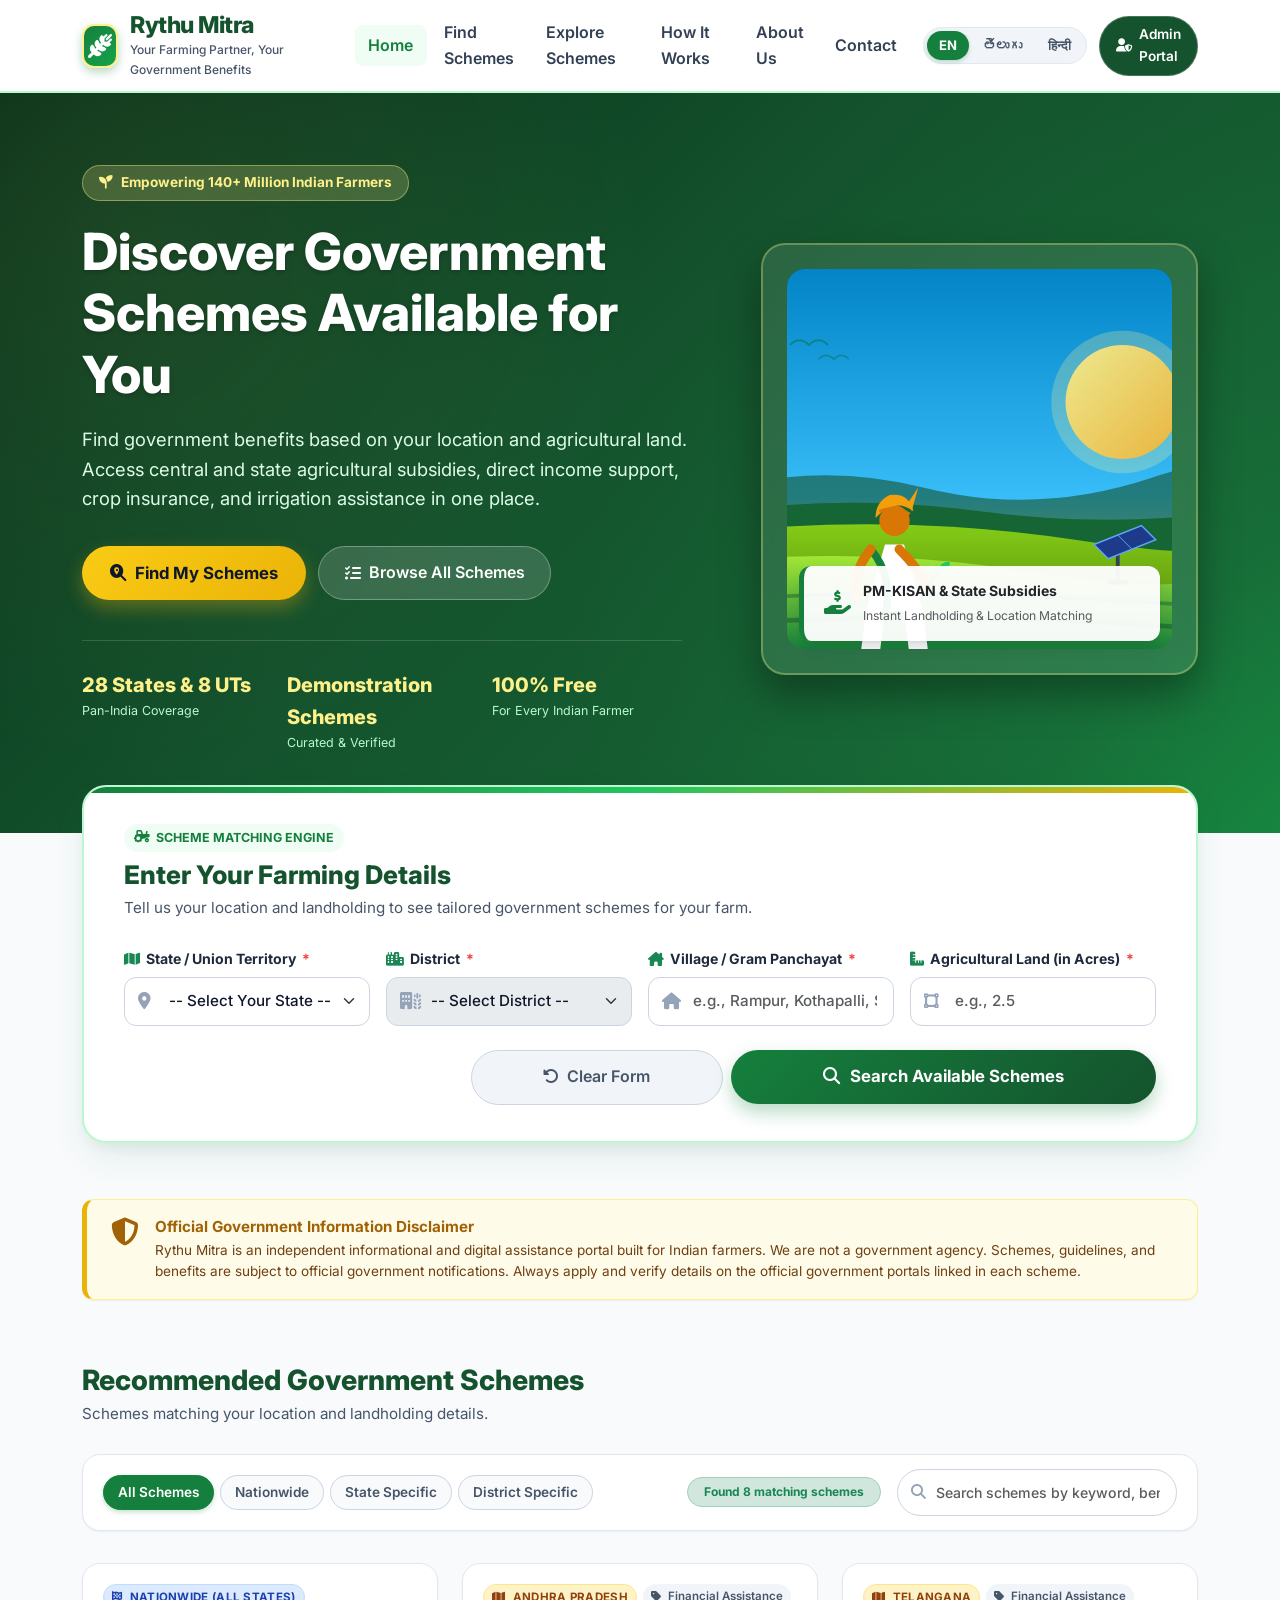
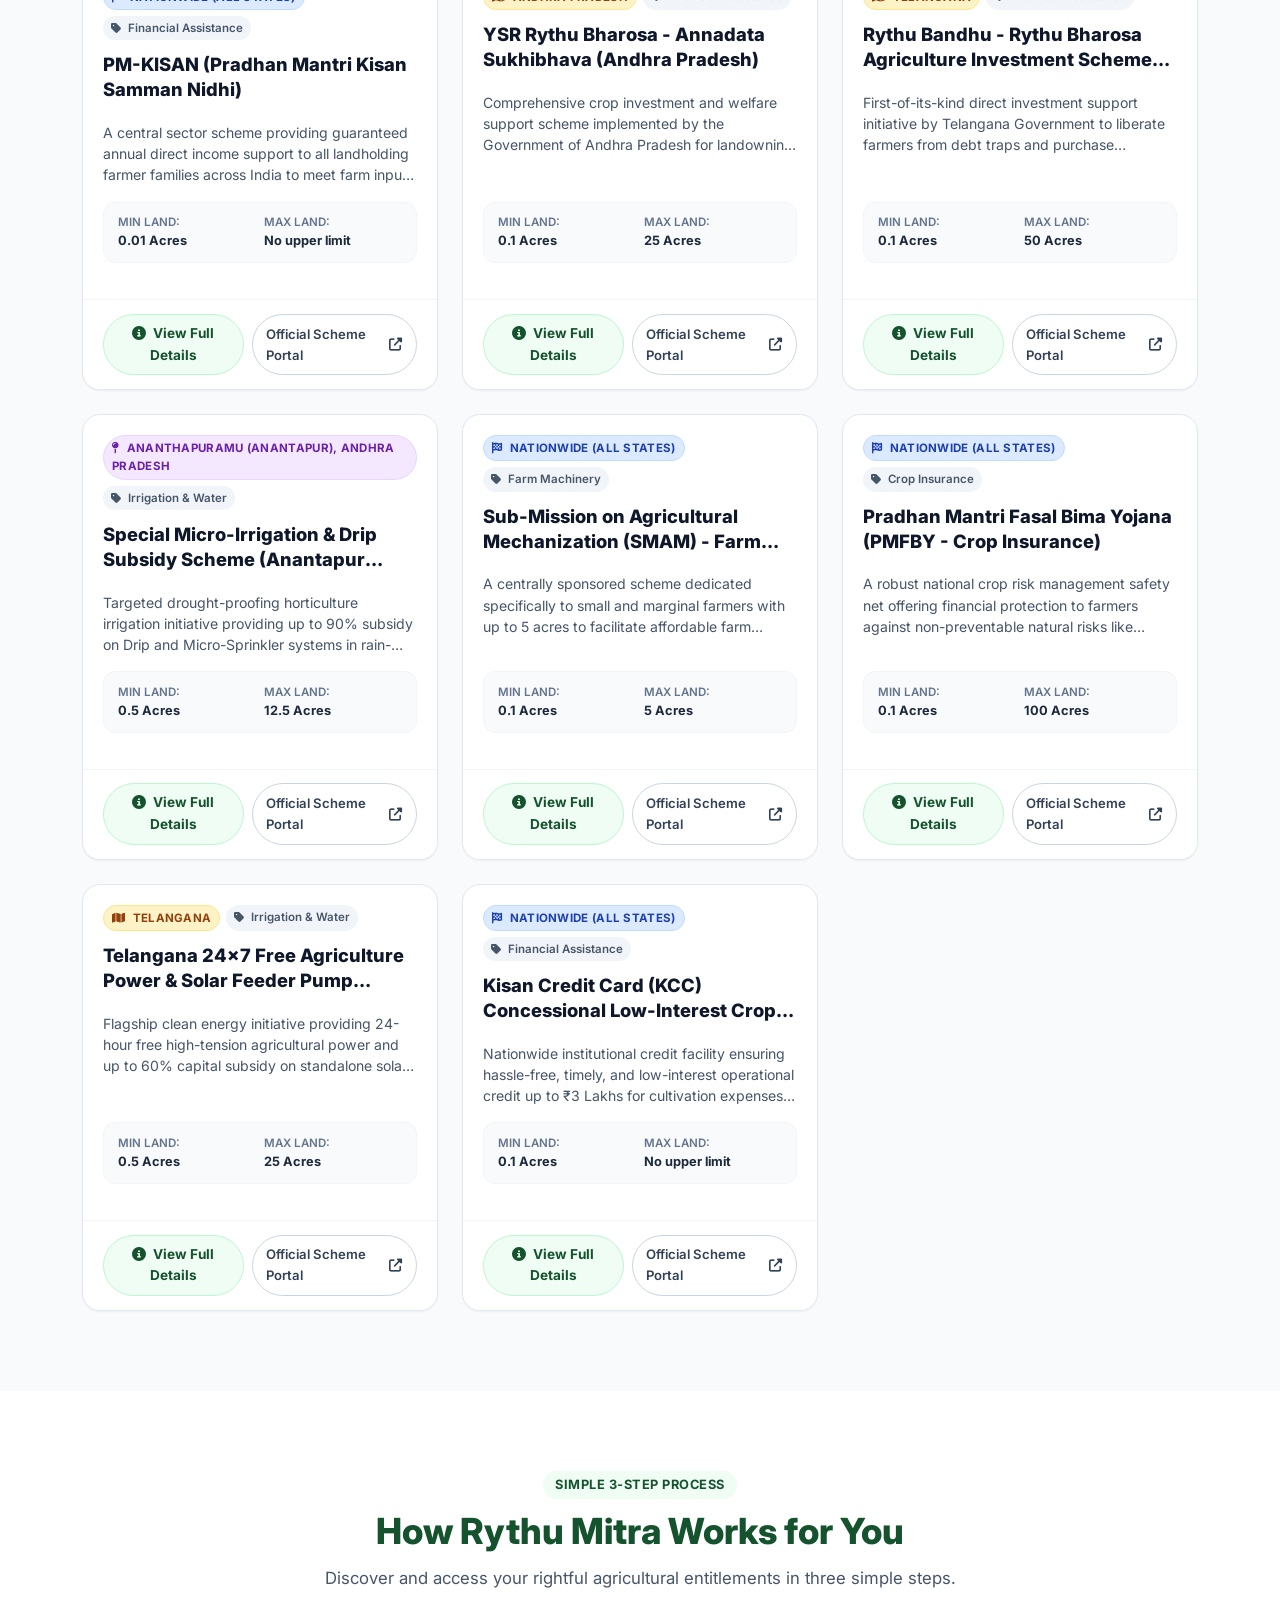
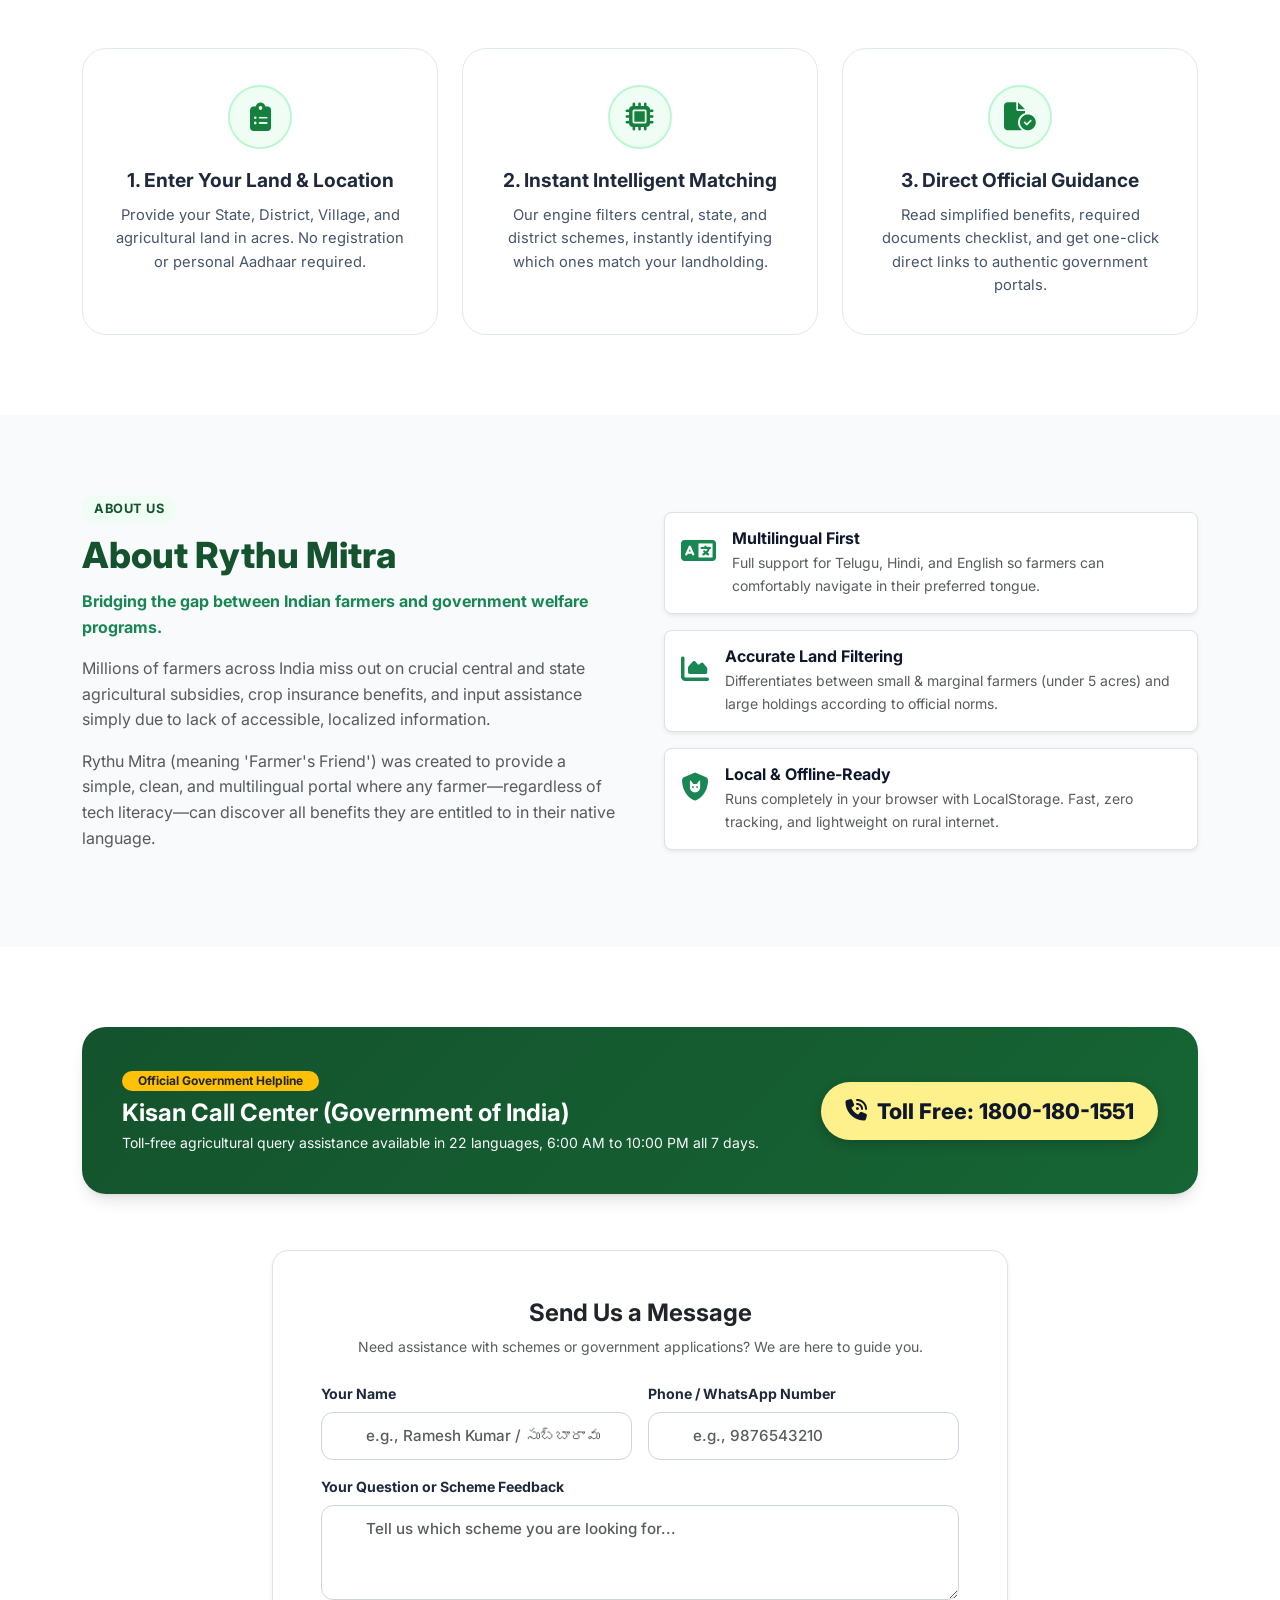
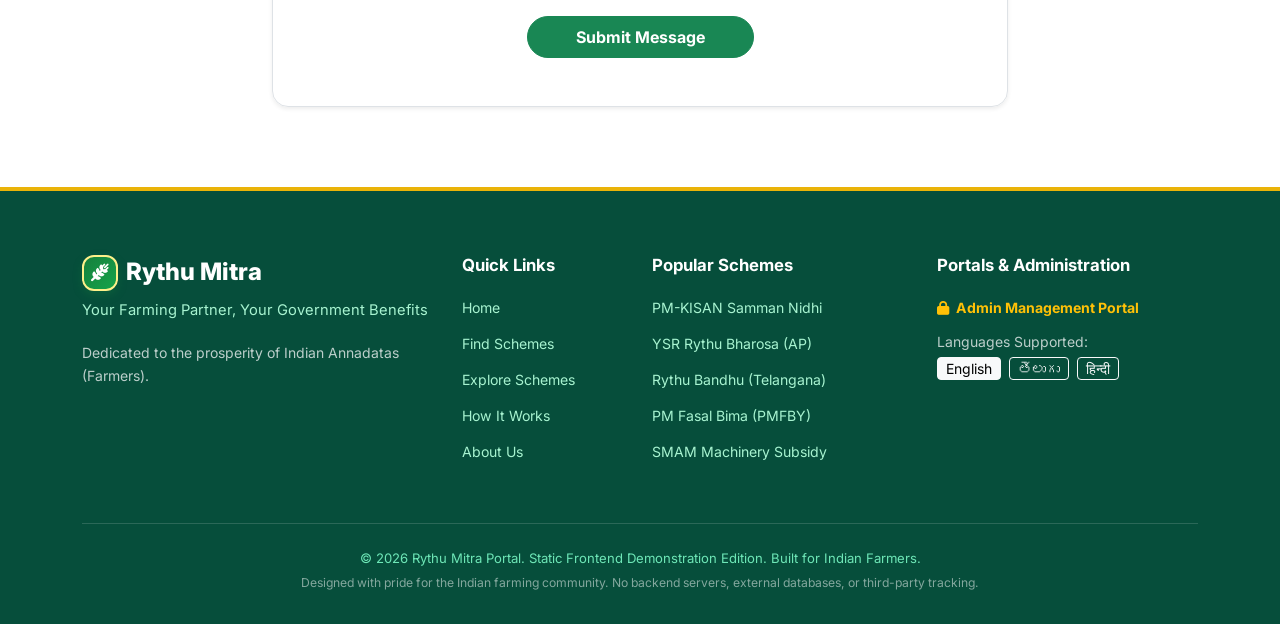
<file: index.html>
<!DOCTYPE html>
<html lang="en">
<head>
  <meta charset="UTF-8">
  <meta name="viewport" content="width=device-width, initial-scale=1.0">
  <title>Rythu Mitra – Indian Farmers Government Schemes Portal</title>
  <meta name="description" content="Discover Indian central and state agricultural government schemes based on your state, district, village, and landholding.">

  <!-- Favicon icon -->
  <link rel="icon" href="data:image/svg+xml,<svg xmlns=%22http://www.w3.org/2000/svg%22 viewBox=%220 0 100 100%22><text y=%22.9em%22 font-size=%2290%22>🌾</text></svg>">

  <!-- Bootstrap 5 CSS -->
  <link href="https://cdn.jsdelivr.net/npm/bootstrap@5.3.3/dist/css/bootstrap.min.css" rel="stylesheet" integrity="sha384-QWTKZyjpPEjISv5WaRU9OFeRpok6YctnYmDr5pNlyT2bRjXh0JMhjY6hW+ALEwIH" crossorigin="anonymous">

  <!-- Font Awesome 6 -->
  <link rel="stylesheet" href="https://cdnjs.cloudflare.com/ajax/libs/font-awesome/6.5.1/css/all.min.css" integrity="sha512-DTOQO9RWCH3ppGqcWaEA1BIZOC6xxalwEsw9c2QQeAIftl+Vegovlnee1c9QX4TctnWMn13TZye+giMm8e2LwA==" crossorigin="anonymous" referrerpolicy="no-referrer" />

  <!-- Custom CSS -->
  <link rel="stylesheet" href="css/style.css">
</head>
<body class="lang-en">

  <!-- ==========================================================================
       Main Navigation Bar
       ========================================================================== -->
  <nav class="navbar navbar-expand-lg main-navbar">
    <div class="container">
      <a class="brand-wrapper" href="index.html">
        <div class="brand-logo-icon">
          <i class="fas fa-wheat-awn"></i>
        </div>
        <div>
          <h1 class="brand-title" data-i18n="brand_name">Rythu Mitra</h1>
          <p class="brand-tagline" data-i18n="brand_tagline">Your Farming Partner, Your Government Benefits</p>
        </div>
      </a>

      <button class="navbar-toggler" type="button" data-bs-toggle="collapse" data-bs-target="#navbarContent" aria-controls="navbarContent" aria-expanded="false" aria-label="Toggle navigation">
        <span class="navbar-toggler-icon"></span>
      </button>

      <div class="collapse navbar-collapse" id="navbarContent">
        <ul class="navbar-nav ms-auto align-items-lg-center gap-1 my-2 my-lg-0">
          <li class="nav-item">
            <a class="nav-link active" href="#home" data-i18n="nav_home">Home</a>
          </li>
          <li class="nav-item">
            <a class="nav-link" href="#finder" data-i18n="nav_find_schemes">Find Schemes</a>
          </li>
          <li class="nav-item">
            <a class="nav-link" href="#schemes-results-section" data-i18n="nav_explore">Explore Schemes</a>
          </li>
          <li class="nav-item">
            <a class="nav-link" href="#how-it-works" data-i18n="nav_how_it_works">How It Works</a>
          </li>
          <li class="nav-item">
            <a class="nav-link" href="#about" data-i18n="nav_about">About Us</a>
          </li>
          <li class="nav-item">
            <a class="nav-link" href="#contact" data-i18n="nav_contact">Contact</a>
          </li>

          <!-- Language Selector Pills -->
          <li class="nav-item ms-lg-2 my-2 my-lg-0">
            <div class="lang-selector-group" role="group" aria-label="Language selection">
              <button type="button" class="lang-btn active" data-lang="en">EN</button>
              <button type="button" class="lang-btn" data-lang="te">తెలుగు</button>
              <button type="button" class="lang-btn" data-lang="hi">हिन्दी</button>
            </div>
          </li>

          <!-- Admin Portal Link -->
          <li class="nav-item ms-lg-2">
            <a class="btn-admin-nav text-decoration-none" href="admin.html">
              <i class="fas fa-user-shield"></i>
              <span data-i18n="nav_admin">Admin Portal</span>
            </a>
          </li>
        </ul>
      </div>
    </div>
  </nav>

  <!-- ==========================================================================
       Hero Section
       ========================================================================== -->
  <header id="home" class="hero-section">
    <div class="hero-overlay"></div>
    <div class="container position-relative">
      <div class="row align-items-center g-5">
        <div class="col-lg-7">
          <div class="hero-badge">
            <i class="fas fa-seedling"></i>
            <span data-i18n="hero_badge">Empowering 140+ Million Indian Farmers</span>
          </div>
          <h2 class="hero-title" data-i18n="hero_title">
            Discover Government Schemes Available for You
          </h2>
          <p class="hero-desc" data-i18n="hero_description">
            Find government benefits based on your location and agricultural land. Access central and state agricultural subsidies, direct income support, crop insurance, and irrigation assistance in one place.
          </p>

          <div class="hero-actions">
            <a href="#finder" class="btn-hero-primary">
              <i class="fas fa-magnifying-glass-location"></i>
              <span data-i18n="btn_find_schemes">Find My Schemes</span>
            </a>
            <a href="#schemes-results-section" id="btn-browse-all" class="btn-hero-secondary">
              <i class="fas fa-list-check"></i>
              <span data-i18n="btn_explore_all">Browse All Schemes</span>
            </a>
          </div>

          <div class="hero-stats-row">
            <div class="hero-stat-card">
              <span class="hero-stat-num" data-i18n="stat_states">28 States & 8 UTs</span>
              <span class="hero-stat-label" data-i18n="stat_states_sub">Pan-India Coverage</span>
            </div>
            <div class="hero-stat-card">
              <span class="hero-stat-num" data-i18n="stat_schemes">Demonstration Schemes</span>
              <span class="hero-stat-label" data-i18n="stat_schemes_sub">Curated & Verified</span>
            </div>
            <div class="hero-stat-card">
              <span class="hero-stat-num" data-i18n="stat_free">100% Free</span>
              <span class="hero-stat-label" data-i18n="stat_free_sub">For Every Indian Farmer</span>
            </div>
          </div>
        </div>

        <div class="col-lg-5">
          <div class="hero-visual-card">
            <img src="assets/images/farmer-hero.svg" alt="Indian Farmer in lush green agricultural field with solar pump" class="hero-farmer-illustration">
            <div class="floating-scheme-badge">
              <div class="icon">
                <i class="fas fa-hand-holding-dollar"></i>
              </div>
              <div>
                <strong class="d-block text-dark small">PM-KISAN & State Subsidies</strong>
                <span class="text-muted" style="font-size: 0.76rem;">Instant Landholding & Location Matching</span>
              </div>
            </div>
          </div>
        </div>
      </div>
    </div>
  </header>

  <!-- ==========================================================================
       Farmer Information Form Section (Central Search Engine)
       ========================================================================== -->
  <section id="finder" class="form-card-container">
    <div class="container">
      <div class="farmer-form-card">
        <div class="form-header">
          <div class="form-header-badge">
            <i class="fas fa-tractor"></i>
            <span>Scheme Matching Engine</span>
          </div>
          <h2 class="form-title" data-i18n="form_section_title">Enter Your Farming Details</h2>
          <p class="form-subtitle" data-i18n="form_section_subtitle">
            Tell us your location and landholding to see tailored government schemes for your farm.
          </p>
        </div>

        <form id="farmer-scheme-form" novalidate>
          <div class="row g-3">
            <!-- 1. State Dropdown -->
            <div class="col-md-6 col-lg-3">
              <label for="farmer-state" class="form-label">
                <i class="fas fa-map text-success"></i>
                <span data-i18n="label_state">State / Union Territory</span>
                <span class="req">*</span>
              </label>
              <div class="input-icon-wrapper">
                <i class="fas fa-location-dot input-icon"></i>
                <select id="farmer-state" class="form-select" required>
                  <option value="" data-i18n="select_state_placeholder">-- Select Your State --</option>
                </select>
              </div>
            </div>

            <!-- 2. District Dropdown (Dynamically Populated) -->
            <div class="col-md-6 col-lg-3">
              <label for="farmer-district" class="form-label">
                <i class="fas fa-city text-success"></i>
                <span data-i18n="label_district">District</span>
                <span class="req">*</span>
              </label>
              <div class="input-icon-wrapper">
                <i class="fas fa-building-wheat input-icon"></i>
                <select id="farmer-district" class="form-select" disabled required>
                  <option value="" data-i18n="select_district_placeholder">-- Select District --</option>
                </select>
              </div>
            </div>

            <!-- 3. Village Text Input (Supports Telugu, Hindi, English) -->
            <div class="col-md-6 col-lg-3">
              <label for="farmer-village" class="form-label">
                <i class="fas fa-house-chimney text-success"></i>
                <span data-i18n="label_village">Village / Gram Panchayat</span>
                <span class="req">*</span>
              </label>
              <div class="input-icon-wrapper">
                <i class="fas fa-home input-icon"></i>
                <input type="text" id="farmer-village" class="form-control" placeholder="e.g., Rampur, Kothapalli, Shivajinagar" data-i18n-placeholder="placeholder_village" required>
              </div>
            </div>

            <!-- 4. Agricultural Land in Acres -->
            <div class="col-md-6 col-lg-3">
              <label for="farmer-land" class="form-label">
                <i class="fas fa-ruler-combined text-success"></i>
                <span data-i18n="label_land">Agricultural Land (in Acres)</span>
                <span class="req">*</span>
              </label>
              <div class="input-icon-wrapper">
                <i class="fas fa-vector-square input-icon"></i>
                <input type="number" step="0.01" min="0.01" id="farmer-land" class="form-control" placeholder="e.g., 2.5" data-i18n-placeholder="placeholder_land" required>
              </div>
            </div>

            <!-- Action Buttons -->
            <div class="col-12 mt-4">
              <div class="row g-2 justify-content-end">
                <div class="col-md-3 col-sm-4">
                  <button type="button" id="btn-reset-form" class="btn-reset-form">
                    <i class="fas fa-rotate-left me-1"></i>
                    <span data-i18n="btn_reset_form">Clear Form</span>
                  </button>
                </div>
                <div class="col-md-5 col-sm-8">
                  <button type="submit" class="btn-search-schemes">
                    <i class="fas fa-search"></i>
                    <span data-i18n="btn_search_schemes">Search Available Schemes</span>
                  </button>
                </div>
              </div>
            </div>
          </div>
        </form>
      </div>
    </div>
  </section>

  <!-- ==========================================================================
       Government Disclaimer Alert Banner
       ========================================================================== -->
  <div class="container">
    <div class="gov-disclaimer-card">
      <div class="gov-disclaimer-icon">
        <i class="fas fa-shield-halved"></i>
      </div>
      <div>
        <h4 class="gov-disclaimer-title" data-i18n="disclaimer_banner_title">Official Government Information Disclaimer</h4>
        <p class="gov-disclaimer-text" data-i18n="disclaimer_banner_text">
          Rythu Mitra is an independent informational and digital assistance portal built for Indian farmers. We are not a government agency. Schemes, guidelines, and benefits are subject to official government notifications. Always apply and verify details on the official government portals linked in each scheme.
        </p>
      </div>
    </div>
  </div>

  <!-- ==========================================================================
       Schemes Results Section
       ========================================================================== -->
  <section id="schemes-results-section" class="py-4">
    <div class="container">
      <!-- Section Header -->
      <div class="results-header-wrapper">
        <div>
          <h2 class="results-title" data-i18n="results_title">Recommended Government Schemes</h2>
          <p class="results-subtitle" data-i18n="results_subtitle">Schemes matching your location and landholding details.</p>
        </div>
        <div>
          <div id="active-profile-pill" class="active-profile-pill d-none"></div>
        </div>
      </div>

      <!-- Filter Toolbar -->
      <div class="filter-toolbar">
        <div class="filter-pills-group" role="tablist">
          <button type="button" class="filter-tab-btn active" data-filter-type="all" data-i18n="filter_all">All Schemes</button>
          <button type="button" class="filter-tab-btn" data-filter-type="nationwide" data-i18n="filter_nationwide">Nationwide</button>
          <button type="button" class="filter-tab-btn" data-filter-type="state" data-i18n="filter_state">State Specific</button>
          <button type="button" class="filter-tab-btn" data-filter-type="district" data-i18n="filter_district">District Specific</button>
        </div>

        <div class="d-flex align-items-center gap-3">
          <span id="schemes-count-badge" class="badge bg-success-subtle text-success border border-success-subtle px-3 py-2 rounded-pill fw-bold">
            Loading schemes...
          </span>

          <div class="search-input-box">
            <i class="fas fa-search search-icon"></i>
            <input type="text" id="scheme-search-input" class="form-control" placeholder="Search schemes by keyword or title..." data-i18n-placeholder="search_placeholder">
          </div>
        </div>
      </div>

      <!-- Scheme Cards Container -->
      <div id="schemes-grid-container" class="schemes-grid">
        <!-- Dynamically populated via main.js -->
      </div>

      <!-- Empty State -->
      <div id="empty-state-container" class="empty-state-box d-none">
        <div class="empty-state-icon">
          <i class="fas fa-magnifying-glass-minus"></i>
        </div>
        <h4 class="fw-bold text-dark mb-2" data-i18n="no_results_title">No Matching Schemes Found</h4>
        <p class="text-muted small mb-4" data-i18n="no_results_desc">
          We could not find schemes matching all your exact filter criteria. Try clearing filters or checking nationwide schemes.
        </p>
        <button type="button" class="btn btn-outline-success rounded-pill px-4" onclick="clearFarmerForm()" data-i18n="btn_reset_filters">
          View All Available Schemes
        </button>
      </div>
    </div>
  </section>

  <!-- ==========================================================================
       How It Works Section
       ========================================================================== -->
  <section id="how-it-works" class="section-padding bg-white">
    <div class="container">
      <div class="section-title-wrap">
        <span class="section-badge">Simple 3-Step Process</span>
        <h2 class="section-heading" data-i18n="hiw_title">How Rythu Mitra Works for You</h2>
        <p class="section-lead" data-i18n="hiw_subtitle">Discover and access your rightful agricultural entitlements in three simple steps.</p>
      </div>

      <div class="row g-4">
        <div class="col-md-4">
          <div class="hiw-card">
            <div class="hiw-step-icon">
              <i class="fas fa-clipboard-list"></i>
            </div>
            <h3 class="hiw-title" data-i18n="hiw_step1_title">1. Enter Your Land & Location</h3>
            <p class="hiw-desc" data-i18n="hiw_step1_desc">Provide your State, District, Village, and agricultural land in acres. No registration or personal Aadhaar required.</p>
          </div>
        </div>
        <div class="col-md-4">
          <div class="hiw-card">
            <div class="hiw-step-icon">
              <i class="fas fa-microchip"></i>
            </div>
            <h3 class="hiw-title" data-i18n="hiw_step2_title">2. Instant Intelligent Matching</h3>
            <p class="hiw-desc" data-i18n="hiw_step2_desc">Our engine filters central, state, and district schemes, instantly identifying which ones match your landholding.</p>
          </div>
        </div>
        <div class="col-md-4">
          <div class="hiw-card">
            <div class="hiw-step-icon">
              <i class="fas fa-file-circle-check"></i>
            </div>
            <h3 class="hiw-title" data-i18n="hiw_step3_title">3. Direct Official Guidance</h3>
            <p class="hiw-desc" data-i18n="hiw_step3_desc">Read simplified benefits, required documents checklist, and get one-click direct links to authentic government portals.</p>
          </div>
        </div>
      </div>
    </div>
  </section>

  <!-- ==========================================================================
       About Us Section
       ========================================================================== -->
  <section id="about" class="section-padding">
    <div class="container">
      <div class="row align-items-center g-5">
        <div class="col-lg-6">
          <span class="section-badge" data-i18n="nav_about">About Us</span>
          <h2 class="section-heading" data-i18n="about_title">About Rythu Mitra</h2>
          <p class="text-success fw-bold" data-i18n="about_subtitle">Bridging the gap between Indian farmers and government welfare programs.</p>
          <p class="text-muted" data-i18n="about_p1">
            Millions of farmers across India miss out on crucial central and state agricultural subsidies, crop insurance benefits, and input assistance simply due to lack of accessible, localized information.
          </p>
          <p class="text-muted" data-i18n="about_p2">
            Rythu Mitra (meaning 'Farmer's Friend') was created to provide a simple, clean, and multilingual portal where any farmer—regardless of tech literacy—can discover all benefits they are entitled to in their native language.
          </p>
        </div>
        <div class="col-lg-6">
          <div class="row g-3">
            <div class="col-12">
              <div class="p-3 bg-white rounded-3 border shadow-sm d-flex gap-3 align-items-start">
                <div class="text-success fs-3"><i class="fas fa-language"></i></div>
                <div>
                  <h4 class="h6 fw-bold mb-1" data-i18n="about_f1_title">Multilingual First</h4>
                  <p class="small text-muted mb-0" data-i18n="about_f1_desc">Full support for Telugu, Hindi, and English so farmers can comfortably navigate in their preferred tongue.</p>
                </div>
              </div>
            </div>
            <div class="col-12">
              <div class="p-3 bg-white rounded-3 border shadow-sm d-flex gap-3 align-items-start">
                <div class="text-success fs-3"><i class="fas fa-chart-area"></i></div>
                <div>
                  <h4 class="h6 fw-bold mb-1" data-i18n="about_f2_title">Accurate Land Filtering</h4>
                  <p class="small text-muted mb-0" data-i18n="about_f2_desc">Differentiates between small & marginal farmers (under 5 acres) and large holdings according to official norms.</p>
                </div>
              </div>
            </div>
            <div class="col-12">
              <div class="p-3 bg-white rounded-3 border shadow-sm d-flex gap-3 align-items-start">
                <div class="text-success fs-3"><i class="fas fa-shield-cat"></i></div>
                <div>
                  <h4 class="h6 fw-bold mb-1" data-i18n="about_f3_title">Local & Offline-Ready</h4>
                  <p class="small text-muted mb-0" data-i18n="about_f3_desc">Runs completely in your browser with LocalStorage. Fast, zero tracking, and lightweight on rural internet.</p>
                </div>
              </div>
            </div>
          </div>
        </div>
      </div>
    </div>
  </section>

  <!-- ==========================================================================
       Contact & Helpline Section
       ========================================================================== -->
  <section id="contact" class="section-padding bg-white">
    <div class="container">
      <!-- Kisan Call Center Helpline Banner -->
      <div class="helpline-box">
        <div>
          <span class="badge bg-warning text-dark px-3 py-1 rounded-pill mb-2 fw-bold">Official Government Helpline</span>
          <h3 class="h4 fw-bold text-white mb-1" data-i18n="kisan_helpline_title">Kisan Call Center (Government of India)</h3>
          <p class="text-light mb-0 small" data-i18n="kisan_helpline_desc">Toll-free agricultural query assistance available in 22 languages, 6:00 AM to 10:00 PM all 7 days.</p>
        </div>
        <div>
          <a href="tel:18001801551" class="helpline-number">
            <i class="fas fa-phone-volume"></i>
            <span data-i18n="kisan_number">Toll Free: 1800-180-1551</span>
          </a>
        </div>
      </div>

      <!-- Feedback / Query Form -->
      <div class="row justify-content-center">
        <div class="col-lg-8">
          <div class="p-4 p-md-5 bg-surface border rounded-4 shadow-sm">
            <div class="text-center mb-4">
              <h3 class="h4 fw-bold text-dark" data-i18n="feedback_title">Send Us a Message</h3>
              <p class="text-muted small" data-i18n="contact_subtitle">Need assistance with schemes or government applications? We are here to guide you.</p>
            </div>

            <form id="farmer-contact-form">
              <div class="row g-3">
                <div class="col-md-6">
                  <label for="contact-name" class="form-label" data-i18n="label_name">Your Name</label>
                  <input type="text" id="contact-name" class="form-control" placeholder="e.g., Ramesh Kumar / సుబ్బారావు" data-i18n-placeholder="placeholder_name" required>
                </div>
                <div class="col-md-6">
                  <label for="contact-phone" class="form-label" data-i18n="label_phone">Phone / WhatsApp Number</label>
                  <input type="tel" id="contact-phone" class="form-control" placeholder="e.g., 9876543210" data-i18n-placeholder="placeholder_phone" required>
                </div>
                <div class="col-12">
                  <label for="contact-query" class="form-label" data-i18n="label_query">Your Question or Scheme Feedback</label>
                  <textarea id="contact-query" rows="3" class="form-control" placeholder="Tell us which scheme you are looking for..." data-i18n-placeholder="placeholder_query" required></textarea>
                </div>
                <div class="col-12 text-center mt-3">
                  <button type="submit" class="btn btn-success px-5 py-2 rounded-pill fw-bold" data-i18n="btn_send_message">
                    Submit Message
                  </button>
                </div>
              </div>
            </form>
          </div>
        </div>
      </div>
    </div>
  </section>

  <!-- ==========================================================================
       Scheme Details Modal (Interactive Popup)
       ========================================================================== -->
  <div class="modal fade" id="schemeDetailsModal" tabindex="-1" aria-labelledby="modalSchemeTitle" aria-hidden="true">
    <div class="modal-dialog modal-dialog-centered modal-lg modal-dialog-scrollable">
      <div class="modal-content">
        <div class="modal-header">
          <div>
            <span class="badge bg-warning text-dark px-2 py-1 rounded-pill small mb-1 fw-bold">Government Scheme</span>
            <h3 class="modal-title" id="modalSchemeTitle">Scheme Details</h3>
          </div>
          <button type="button" class="btn-close btn-close-white" data-bs-dismiss="modal" aria-label="Close"></button>
        </div>

        <div class="modal-body">
          <!-- Jurisdiction & Land requirement strip -->
          <div class="modal-info-grid">
            <div class="modal-info-item">
              <strong data-i18n="modal_state">Applicable State:</strong>
              <span id="modalState">-</span>
            </div>
            <div class="modal-info-item">
              <strong data-i18n="modal_district">Applicable District:</strong>
              <span id="modalDistrict">-</span>
            </div>
            <div class="modal-info-item">
              <strong data-i18n="modal_village">Applicable Village:</strong>
              <span id="modalVillage">-</span>
            </div>
            <div class="modal-info-item">
              <strong data-i18n="modal_land_req">Landholding Requirement:</strong>
              <span id="modalLandReq">-</span>
            </div>
          </div>

          <!-- Description -->
          <h4 class="modal-section-title">
            <i class="fas fa-file-lines"></i>
            <span data-i18n="tab_overview">Overview</span>
          </h4>
          <p id="modalDescription" class="text-secondary mb-3"></p>

          <!-- Benefits & Financial assistance -->
          <h4 class="modal-section-title">
            <i class="fas fa-hand-holding-dollar"></i>
            <span data-i18n="modal_benefits_title">Financial & Material Benefits</span>
          </h4>
          <div id="modalBenefits" class="modal-list-box mb-3"></div>

          <!-- Eligibility criteria -->
          <h4 class="modal-section-title">
            <i class="fas fa-user-check"></i>
            <span data-i18n="modal_eligibility_title">Eligibility Criteria</span>
          </h4>
          <div id="modalEligibility" class="modal-list-box mb-3"></div>

          <!-- Documents required -->
          <h4 class="modal-section-title">
            <i class="fas fa-folder-open"></i>
            <span data-i18n="modal_docs_title">Documents Required for Application</span>
          </h4>
          <div id="modalDocuments" class="modal-list-box mb-3"></div>

          <!-- Application Procedure -->
          <h4 class="modal-section-title">
            <i class="fas fa-arrow-right-to-bracket"></i>
            <span data-i18n="modal_process_title">Application Procedure</span>
          </h4>
          <div id="modalApplyProcess" class="modal-list-box mb-3"></div>

          <!-- Official Government Verification Disclaimer -->
          <div class="alert alert-secondary d-flex align-items-start gap-2 mt-4 small mb-0">
            <i class="fas fa-circle-info text-primary mt-1"></i>
            <div>
              <strong data-i18n="modal_disclaimer_notice">Official Verification Required:</strong>
              <span data-i18n="modal_disclaimer_text">
                Rythu Mitra provides information for guidance purposes. Final sanctioning of subsidies or financial assistance is subject to verification by the respective Department of Agriculture and official government portals.
              </span>
            </div>
          </div>
        </div>

        <div class="modal-footer">
          <button type="button" class="btn btn-secondary rounded-pill px-4" data-bs-dismiss="modal" data-i18n="btn_close">Close</button>
          <a id="modalOfficialLinkBtn" href="#" target="_blank" rel="noopener noreferrer" class="btn btn-success rounded-pill px-4">
            <span data-i18n="btn_visit_official">Open Official Government Portal</span>
            <i class="fas fa-external-link-alt ms-1"></i>
          </a>
        </div>
      </div>
    </div>
  </div>

  <!-- ==========================================================================
       Main Footer
       ========================================================================== -->
  <footer class="main-footer">
    <div class="container">
      <div class="row g-4">
        <div class="col-lg-4">
          <div class="d-flex align-items-center gap-2 mb-2">
            <div class="brand-logo-icon" style="width: 36px; height: 36px; font-size: 1.1rem;">
              <i class="fas fa-wheat-awn"></i>
            </div>
            <h4 class="footer-brand-title mb-0" data-i18n="brand_name">Rythu Mitra</h4>
          </div>
          <p class="footer-tagline" data-i18n="brand_tagline">Your Farming Partner, Your Government Benefits</p>
          <p class="small text-light opacity-75" data-i18n="footer_tagline">Dedicated to the prosperity of Indian Annadatas (Farmers).</p>
        </div>

        <div class="col-6 col-lg-2">
          <h5 class="footer-heading" data-i18n="footer_quick_links">Quick Links</h5>
          <ul class="footer-links">
            <li><a href="#home" data-i18n="nav_home">Home</a></li>
            <li><a href="#finder" data-i18n="nav_find_schemes">Find Schemes</a></li>
            <li><a href="#schemes-results-section" data-i18n="nav_explore">Explore Schemes</a></li>
            <li><a href="#how-it-works" data-i18n="nav_how_it_works">How It Works</a></li>
            <li><a href="#about" data-i18n="nav_about">About Us</a></li>
          </ul>
        </div>

        <div class="col-6 col-lg-3">
          <h5 class="footer-heading" data-i18n="footer_schemes">Popular Schemes</h5>
          <ul class="footer-links">
            <li><a href="#schemes-results-section">PM-KISAN Samman Nidhi</a></li>
            <li><a href="#schemes-results-section">YSR Rythu Bharosa (AP)</a></li>
            <li><a href="#schemes-results-section">Rythu Bandhu (Telangana)</a></li>
            <li><a href="#schemes-results-section">PM Fasal Bima (PMFBY)</a></li>
            <li><a href="#schemes-results-section">SMAM Machinery Subsidy</a></li>
          </ul>
        </div>

        <div class="col-lg-3">
          <h5 class="footer-heading">Portals & Administration</h5>
          <ul class="footer-links">
            <li>
              <a href="admin.html" class="fw-bold text-warning">
                <i class="fas fa-lock me-1"></i>
                <span data-i18n="footer_admin_link">Admin Management Portal</span>
              </a>
            </li>
            <li class="mt-2">
              <span class="small d-block text-light opacity-75">Languages Supported:</span>
              <div class="d-flex gap-2 mt-1">
                <button type="button" class="btn btn-sm btn-outline-light py-0 px-2 lang-select-btn" data-lang="en">English</button>
                <button type="button" class="btn btn-sm btn-outline-light py-0 px-2 lang-select-btn" data-lang="te">తెలుగు</button>
                <button type="button" class="btn btn-sm btn-outline-light py-0 px-2 lang-select-btn" data-lang="hi">हिन्दी</button>
              </div>
            </li>
          </ul>
        </div>
      </div>

      <div class="footer-bottom">
        <p class="mb-1" data-i18n="footer_rights">© 2026 Rythu Mitra Portal. Static Frontend Demonstration Edition. Built for Indian Farmers.</p>
        <p class="mb-0 text-white-50" style="font-size: 0.76rem;" data-i18n="footer_gov_note">Designed with pride for the Indian farming community. No backend servers, external databases, or third-party tracking.</p>
      </div>
    </div>
  </footer>

  <!-- Back to top floating button -->
  <button id="btn-back-to-top" class="btn-floating-top" title="Back to top" aria-label="Back to top">
    <i class="fas fa-arrow-up"></i>
  </button>

  <!-- Toast Container -->
  <div id="toast-container" class="toast-container"></div>

  <!-- Bootstrap 5.3 JS Bundle -->
  <script src="https://cdn.jsdelivr.net/npm/bootstrap@5.3.3/dist/js/bootstrap.bundle.min.js" integrity="sha384-YvpcrYf0tY3lHB60NNkmXc5s9fDVZLESaAA55NDzOxhy9GkcIdslK1eN7N6jIeHz" crossorigin="anonymous"></script>

  <!-- Application Logic Scripts -->
  <script src="js/translations.js"></script>
  <script src="js/schemes.js"></script>
  <script src="js/main.js"></script>
</body>
</html>
</file>
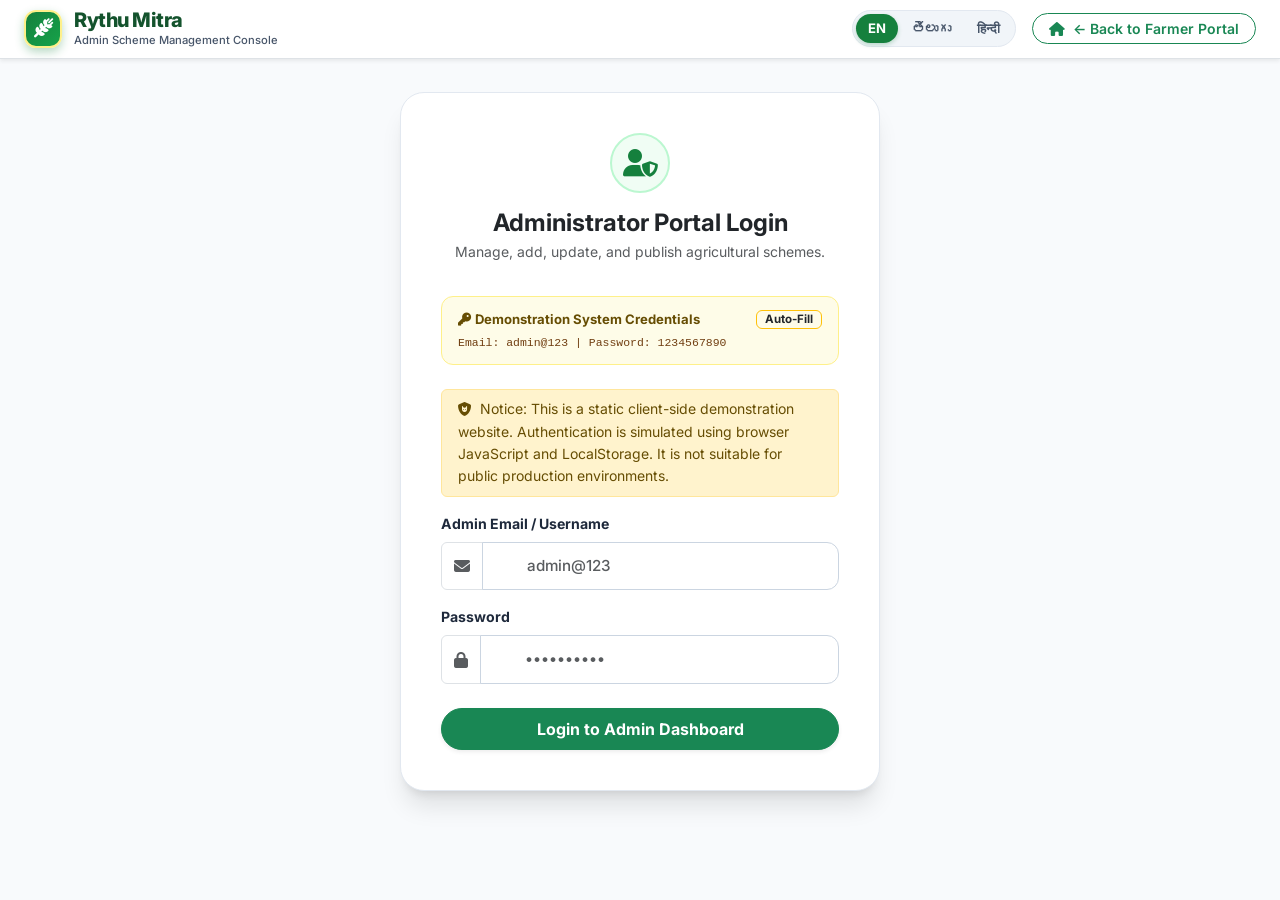
<file: admin.html>
<!DOCTYPE html>
<html lang="en">
<head>
  <meta charset="UTF-8">
  <meta name="viewport" content="width=device-width, initial-scale=1.0">
  <title>Rythu Mitra – Admin Schemes Management Portal</title>
  <meta name="description" content="Admin Dashboard for managing, creating, editing, and publishing Indian agricultural government schemes.">

  <!-- Favicon icon -->
  <link rel="icon" href="data:image/svg+xml,<svg xmlns=%22http://www.w3.org/2000/svg%22 viewBox=%220 0 100 100%22><text y=%22.9em%22 font-size=%2290%22>🛡️</text></svg>">

  <!-- Bootstrap 5 CSS -->
  <link href="https://cdn.jsdelivr.net/npm/bootstrap@5.3.3/dist/css/bootstrap.min.css" rel="stylesheet" integrity="sha384-QWTKZyjpPEjISv5WaRU9OFeRpok6YctnYmDr5pNlyT2bRjXh0JMhjY6hW+ALEwIH" crossorigin="anonymous">

  <!-- Font Awesome 6 -->
  <link rel="stylesheet" href="https://cdnjs.cloudflare.com/ajax/libs/font-awesome/6.5.1/css/all.min.css" integrity="sha512-DTOQO9RWCH3ppGqcWaEA1BIZOC6xxalwEsw9c2QQeAIftl+Vegovlnee1c9QX4TctnWMn13TZye+giMm8e2LwA==" crossorigin="anonymous" referrerpolicy="no-referrer" />

  <!-- Custom CSS -->
  <link rel="stylesheet" href="css/style.css">
</head>
<body class="lang-en bg-surface">

  <!-- Top Navigation for Admin Portal -->
  <nav class="navbar navbar-expand-lg bg-white border-bottom shadow-sm py-2">
    <div class="container-fluid px-4">
      <a class="brand-wrapper" href="index.html">
        <div class="brand-logo-icon" style="width: 38px; height: 38px; font-size: 1.2rem;">
          <i class="fas fa-wheat-awn"></i>
        </div>
        <div>
          <h1 class="brand-title" style="font-size: 1.25rem;" data-i18n="brand_name">Rythu Mitra</h1>
          <p class="brand-tagline" style="font-size: 0.7rem;">Admin Scheme Management Console</p>
        </div>
      </a>

      <div class="d-flex align-items-center gap-3 ms-auto">
        <!-- Language Selector -->
        <div class="lang-selector-group" role="group">
          <button type="button" class="lang-btn active" data-lang="en">EN</button>
          <button type="button" class="lang-btn" data-lang="te">తెలుగు</button>
          <button type="button" class="lang-btn" data-lang="hi">हिन्दी</button>
        </div>

        <!-- Back to Farmer Portal -->
        <a href="index.html" class="btn btn-outline-success btn-sm rounded-pill px-3 fw-semibold">
          <i class="fas fa-home me-1"></i>
          <span data-i18n="btn_back_home">← Back to Farmer Portal</span>
        </a>
      </div>
    </div>
  </nav>

  <!-- ==========================================================================
       VIEW 1: Admin Login Screen
       ========================================================================== -->
  <div id="admin-login-view" class="admin-login-wrap">
    <div class="admin-card">
      <div class="admin-card-header">
        <div class="admin-icon-circle">
          <i class="fas fa-user-shield"></i>
        </div>
        <h2 class="h4 fw-bold text-dark mb-1" data-i18n="admin_login_title">Administrator Portal Login</h2>
        <p class="text-muted small mb-0" data-i18n="admin_login_subtitle">Manage, add, update, and publish agricultural schemes.</p>
      </div>

      <!-- Demo Credentials Notice -->
      <div class="admin-demo-pill">
        <div class="d-flex align-items-center justify-content-between mb-1">
          <strong class="d-flex align-items-center gap-1 text-warning-emphasis">
            <i class="fas fa-key"></i>
            <span data-i18n="admin_demo_badge">Demonstration System Credentials</span>
          </strong>
          <button type="button" id="btn-autofill-demo" class="btn btn-xs btn-outline-warning py-0 px-2 fw-bold text-dark" style="font-size: 0.72rem;">
            Auto-Fill
          </button>
        </div>
        <div class="font-monospace small" data-i18n="admin_demo_info">Email: admin@123 | Password: 1234567890</div>
      </div>

      <!-- Security Disclaimer Alert -->
      <div class="alert alert-warning py-2 px-3 small mb-3">
        <i class="fas fa-shield-cat me-1"></i>
        <span data-i18n="admin_security_notice">
          Notice: This is a static client-side demonstration website. Authentication is simulated using browser JavaScript and LocalStorage. It is not suitable for public production environments.
        </span>
      </div>

      <!-- Login Form -->
      <form id="admin-login-form">
        <div class="mb-3">
          <label for="admin-email" class="form-label small fw-bold" data-i18n="label_admin_email">Admin Email / Username</label>
          <div class="input-group">
            <span class="input-group-text bg-white"><i class="fas fa-envelope text-muted"></i></span>
            <input type="text" id="admin-email" class="form-control" placeholder="admin@123" required>
          </div>
        </div>

        <div class="mb-4">
          <label for="admin-password" class="form-label small fw-bold" data-i18n="label_admin_password">Password</label>
          <div class="input-group">
            <span class="input-group-text bg-white"><i class="fas fa-lock text-muted"></i></span>
            <input type="password" id="admin-password" class="form-control" placeholder="••••••••••" required>
          </div>
        </div>

        <button type="submit" class="btn btn-success w-100 py-2 rounded-pill fw-bold shadow-sm" data-i18n="btn_login">
          Login to Admin Dashboard
        </button>
      </form>
    </div>
  </div>

  <!-- ==========================================================================
       VIEW 2: Admin Dashboard (Visible upon successful login)
       ========================================================================== -->
  <div id="admin-dashboard-view" class="container-fluid px-4 py-4 d-none">
    <!-- Header Banner -->
    <div class="d-flex flex-wrap align-items-center justify-content-between gap-3 mb-4 pb-3 border-bottom">
      <div>
        <h2 class="h3 fw-bold text-dark mb-1" data-i18n="admin_dash_title">Rythu Mitra Schemes Management Dashboard</h2>
        <div class="d-flex align-items-center gap-2 small text-muted">
          <span class="badge bg-success-subtle text-success border border-success-subtle px-2 py-1 rounded-pill">
            <i class="fas fa-circle-check me-1"></i> <span data-i18n="admin_welcome">Logged in as Admin (admin@123)</span>
          </span>
          <span>•</span>
          <span>Storage: Browser LocalStorage</span>
        </div>
      </div>

      <div class="d-flex flex-wrap align-items-center gap-2">
        <button type="button" id="btn-add-new-scheme" class="btn btn-success rounded-pill px-3 fw-bold shadow-sm" data-i18n="btn_add_new">
          <i class="fas fa-plus me-1"></i> Add New Scheme
        </button>
        <button type="button" id="btn-restore-defaults" class="btn btn-outline-secondary rounded-pill px-3 fw-semibold" data-i18n="btn_restore_defaults">
          <i class="fas fa-rotate me-1"></i> Restore Demonstration Schemes
        </button>
        <button type="button" id="btn-admin-logout" class="btn btn-outline-danger rounded-pill px-3 fw-semibold" data-i18n="btn_logout">
          <i class="fas fa-sign-out-alt me-1"></i> Logout
        </button>
      </div>
    </div>

    <!-- Metrics Cards -->
    <div class="admin-stats-grid">
      <div class="admin-stat-card">
        <div class="admin-stat-icon stat-icon-green">
          <i class="fas fa-layer-group"></i>
        </div>
        <div>
          <span class="text-muted small fw-semibold" data-i18n="stat_total_schemes">Total Schemes</span>
          <h3 id="stat-total-val" class="h2 fw-bold text-dark mb-0">0</h3>
        </div>
      </div>

      <div class="admin-stat-card">
        <div class="admin-stat-icon stat-icon-blue">
          <i class="fas fa-circle-check"></i>
        </div>
        <div>
          <span class="text-muted small fw-semibold" data-i18n="stat_active_schemes">Active Schemes</span>
          <h3 id="stat-active-val" class="h2 fw-bold text-dark mb-0">0</h3>
        </div>
      </div>

      <div class="admin-stat-card">
        <div class="admin-stat-icon stat-icon-yellow">
          <i class="fas fa-flag-checkered"></i>
        </div>
        <div>
          <span class="text-muted small fw-semibold" data-i18n="stat_national_schemes">National Schemes</span>
          <h3 id="stat-national-val" class="h2 fw-bold text-dark mb-0">0</h3>
        </div>
      </div>

      <div class="admin-stat-card">
        <div class="admin-stat-icon stat-icon-purple">
          <i class="fas fa-map-marked-alt"></i>
        </div>
        <div>
          <span class="text-muted small fw-semibold" data-i18n="stat_state_schemes">State Schemes</span>
          <h3 id="stat-state-val" class="h2 fw-bold text-dark mb-0">0</h3>
        </div>
      </div>
    </div>

    <!-- Schemes Table Card -->
    <div class="admin-table-card">
      <div class="admin-table-toolbar">
        <div>
          <h4 class="h5 fw-bold text-dark mb-0" data-i18n="admin_table_title">All Configured Schemes</h4>
          <span class="small text-muted">Live sync with farmer portal via LocalStorage</span>
        </div>

        <div class="d-flex flex-wrap align-items-center gap-2">
          <!-- State Filter -->
          <select id="admin-state-filter" class="form-select form-select-sm" style="width: 200px;">
            <option value="">All States / All India</option>
          </select>

          <!-- Search Input -->
          <div class="input-group input-group-sm" style="width: 280px;">
            <span class="input-group-text bg-white"><i class="fas fa-search text-muted"></i></span>
            <input type="text" id="admin-table-search" class="form-control" placeholder="Filter schemes by name, state..." data-i18n-placeholder="admin_search_placeholder">
          </div>
        </div>
      </div>

      <!-- Schemes Table -->
      <div class="table-responsive">
        <table class="table table-hover align-middle">
          <thead>
            <tr>
              <th data-i18n="th_scheme_name">Scheme Name</th>
              <th data-i18n="th_state">State</th>
              <th data-i18n="th_district">District</th>
              <th data-i18n="th_land_criteria">Land Criteria</th>
              <th data-i18n="th_status">Status</th>
              <th data-i18n="th_actions" style="width: 140px;">Actions</th>
            </tr>
          </thead>
          <tbody id="admin-schemes-tbody">
            <!-- Dynamically populated via admin.js -->
          </tbody>
        </table>
      </div>
    </div>
  </div>

  <!-- ==========================================================================
       MODAL: Add / Edit Government Scheme (Multilingual EN, TE, HI)
       ========================================================================== -->
  <div class="modal fade" id="adminSchemeModal" tabindex="-1" aria-labelledby="adminModalTitle" aria-hidden="true">
    <div class="modal-dialog modal-dialog-centered modal-xl modal-dialog-scrollable">
      <div class="modal-content">
        <div class="modal-header">
          <h3 class="modal-title h5" id="adminModalTitle" data-i18n="modal_add_title">Add New Government Scheme</h3>
          <button type="button" class="btn-close btn-close-white" data-bs-dismiss="modal" aria-label="Close"></button>
        </div>

        <div class="modal-body">
          <form id="admin-scheme-form">
            <!-- Multilingual Tabs Header -->
            <ul class="nav nav-tabs nav-tabs-i18n" id="schemeLangTabs" role="tablist">
              <li class="nav-item" role="presentation">
                <button class="nav-link active" id="tab-en-btn" data-bs-toggle="tab" data-bs-target="#tab-en" type="button" role="tab">
                  <i class="fas fa-globe me-1"></i> English
                </button>
              </li>
              <li class="nav-item" role="presentation">
                <button class="nav-link" id="tab-te-btn" data-bs-toggle="tab" data-bs-target="#tab-te" type="button" role="tab">
                  <i class="fas fa-language me-1"></i> తెలుగు (Telugu)
                </button>
              </li>
              <li class="nav-item" role="presentation">
                <button class="nav-link" id="tab-hi-btn" data-bs-toggle="tab" data-bs-target="#tab-hi" type="button" role="tab">
                  <i class="fas fa-om me-1"></i> हिन्दी (Hindi)
                </button>
              </li>
            </ul>

            <!-- Multilingual Content Tabs -->
            <div class="tab-content mb-4" id="schemeLangTabsContent">
              <!-- Tab 1: English (Required) -->
              <div class="tab-pane fade show active" id="tab-en" role="tabpanel">
                <div class="row g-3">
                  <div class="col-12">
                    <label class="form-label" data-i18n="field_scheme_name">Scheme Name *</label>
                    <input type="text" id="field-name-en" class="form-control" placeholder="e.g., PM-KISAN (Pradhan Mantri Kisan Samman Nidhi)" required>
                  </div>
                  <div class="col-12">
                    <label class="form-label" data-i18n="field_description">Scheme Description *</label>
                    <textarea id="field-desc-en" rows="2" class="form-control" placeholder="Provide a concise description of scheme objectives..." required></textarea>
                  </div>
                  <div class="col-md-6">
                    <label class="form-label" data-i18n="field_benefits">Benefits & Financial Assistance *</label>
                    <textarea id="field-benefits-en" rows="2" class="form-control" placeholder="e.g., ₹6,000 per year in three equal installments..." required></textarea>
                  </div>
                  <div class="col-md-6">
                    <label class="form-label" data-i18n="field_eligibility">Eligibility Criteria *</label>
                    <textarea id="field-elig-en" rows="2" class="form-control" placeholder="e.g., Landholding farmers families having cultivable land..." required></textarea>
                  </div>
                  <div class="col-md-6">
                    <label class="form-label" data-i18n="field_documents">Required Documents (Comma-separated) *</label>
                    <input type="text" id="field-docs-en" class="form-control" placeholder="e.g., Aadhaar Card, Land Passbook, Bank Account Details" required>
                  </div>
                  <div class="col-md-6">
                    <label class="form-label" data-i18n="field_apply_process">Application Procedure *</label>
                    <input type="text" id="field-apply-en" class="form-control" placeholder="e.g., Apply online at pmkisan.gov.in or through nearest CSC" required>
                  </div>
                </div>
              </div>

              <!-- Tab 2: Telugu -->
              <div class="tab-pane fade" id="tab-te" role="tabpanel">
                <div class="row g-3">
                  <div class="col-12">
                    <label class="form-label">పథకం పేరు (తెలుగు)</label>
                    <input type="text" id="field-name-te" class="form-control" placeholder="ఉదా: పీఎం-కిసాన్ సమ్మాన్ నిధి">
                  </div>
                  <div class="col-12">
                    <label class="form-label">పథకం వివరణ (తెలుగు)</label>
                    <textarea id="field-desc-te" rows="2" class="form-control" placeholder="పథకం యొక్క ముఖ్య ఉద్దేశ్యం మరియు వివరాలు..."></textarea>
                  </div>
                  <div class="col-md-6">
                    <label class="form-label">ప్రయోజనాలు & ఆర్థిక సాయం (తెలుగు)</label>
                    <textarea id="field-benefits-te" rows="2" class="form-control" placeholder="ఉదా: ఏడాదికి ₹6,000 పెట్టుబడి సాయం ఖాతాలో జమ..."></textarea>
                  </div>
                  <div class="col-md-6">
                    <label class="form-label">అర్హత ప్రమాణాలు (తెలుగు)</label>
                    <textarea id="field-elig-te" rows="2" class="form-control" placeholder="ఉదా: సాగుభూమి కలిగిన రైతు కుటుంబాలు..."></textarea>
                  </div>
                  <div class="col-md-6">
                    <label class="form-label">అవసరమైన పత్రాలు (తెలుగు)</label>
                    <input type="text" id="field-docs-te" class="form-control" placeholder="ఉదా: ఆధార్ కార్డు, పట్టాదార్ పాసుపుస్తకం, బ్యాంక్ ఖాతా">
                  </div>
                  <div class="col-md-6">
                    <label class="form-label">దరఖాస్తు విధానం (తెలుగు)</label>
                    <input type="text" id="field-apply-te" class="form-control" placeholder="ఉదా: అధికారిక పోర్టల్ లేదా మీ-సేవా ద్వారా దరఖాస్తు చేసుకోవాలి">
                  </div>
                </div>
              </div>

              <!-- Tab 3: Hindi -->
              <div class="tab-pane fade" id="tab-hi" role="tabpanel">
                <div class="row g-3">
                  <div class="col-12">
                    <label class="form-label">योजना का नाम (हिन्दी)</label>
                    <input type="text" id="field-name-hi" class="form-control" placeholder="उदा: पीएम-किसान सम्मान निधि">
                  </div>
                  <div class="col-12">
                    <label class="form-label">योजना का विवरण (हिन्दी)</label>
                    <textarea id="field-desc-hi" rows="2" class="form-control" placeholder="योजना का संक्षिप्त विवरण एवं उद्देश्य..."></textarea>
                  </div>
                  <div class="col-md-6">
                    <label class="form-label">लाभ एवं वित्तीय सहायता (हिन्दी)</label>
                    <textarea id="field-benefits-hi" rows="2" class="form-control" placeholder="उदा: ₹6,000 प्रति वर्ष सीधे बैंक खाते में..."></textarea>
                  </div>
                  <div class="col-md-6">
                    <label class="form-label">पात्रता मानदंड (हिन्दी)</label>
                    <textarea id="field-elig-hi" rows="2" class="form-control" placeholder="उदा: भूमिधारक किसान परिवार..."></textarea>
                  </div>
                  <div class="col-md-6">
                    <label class="form-label">आवश्यक दस्तावेज़ (हिन्दी)</label>
                    <input type="text" id="field-docs-hi" class="form-control" placeholder="उदा: आधार कार्ड, खतौनी/पट्टा, बैंक पासबुक">
                  </div>
                  <div class="col-md-6">
                    <label class="form-label">आवेदन प्रक्रिया (हिन्दी)</label>
                    <input type="text" id="field-apply-hi" class="form-control" placeholder="उदा: आधिकारिक पोर्टल अथवा सीएससी के माध्यम से">
                  </div>
                </div>
              </div>
            </div>

            <!-- Common Location, Land & Category Fields -->
            <div class="p-3 bg-surface rounded-3 border mb-3">
              <h5 class="h6 fw-bold text-dark mb-3">
                <i class="fas fa-sliders text-success me-1"></i> Location, Land Criteria & Settings
              </h5>
              <div class="row g-3">
                <!-- State -->
                <div class="col-md-4">
                  <label for="field-state" class="form-label" data-i18n="field_state">Applicable State *</label>
                  <select id="field-state" class="form-select" required></select>
                </div>

                <!-- District -->
                <div class="col-md-4">
                  <label for="field-district" class="form-label" data-i18n="field_district">Applicable District *</label>
                  <select id="field-district" class="form-select" required></select>
                </div>

                <!-- Village -->
                <div class="col-md-4">
                  <label for="field-village" class="form-label" data-i18n="field_village">Applicable Village (Optional)</label>
                  <input type="text" id="field-village" class="form-control" placeholder="Leave empty for all villages">
                </div>

                <!-- Min Land -->
                <div class="col-md-3">
                  <label for="field-min-land" class="form-label" data-i18n="field_min_land">Minimum Land (Acres)</label>
                  <input type="number" step="0.01" min="0" id="field-min-land" class="form-control" value="0" required>
                </div>

                <!-- Max Land -->
                <div class="col-md-3">
                  <label for="field-max-land" class="form-label" data-i18n="field_max_land">Maximum Land (Acres)</label>
                  <input type="number" step="0.01" min="0" id="field-max-land" class="form-control" value="999" required>
                </div>

                <!-- Category -->
                <div class="col-md-3">
                  <label for="field-category" class="form-label" data-i18n="field_category">Scheme Category *</label>
                  <select id="field-category" class="form-select" required>
                    <option value="Financial Assistance">Financial Assistance / Income Support</option>
                    <option value="Irrigation & Water">Irrigation & Water Infrastructure</option>
                    <option value="Farm Machinery">Farm Machinery & Mechanization</option>
                    <option value="Crop Insurance">Crop Insurance & Risk Safety</option>
                    <option value="Agricultural Credit">Agricultural Credit & Loans</option>
                  </select>
                </div>

                <!-- Status -->
                <div class="col-md-3">
                  <label for="field-status" class="form-label" data-i18n="field_status">Scheme Status *</label>
                  <select id="field-status" class="form-select" required>
                    <option value="active">Active (Visible to Farmers)</option>
                    <option value="inactive">Inactive (Hidden)</option>
                  </select>
                </div>

                <!-- Official URL -->
                <div class="col-12">
                  <label for="field-url" class="form-label" data-i18n="field_official_url">Official Application URL *</label>
                  <input type="url" id="field-url" class="form-control" placeholder="https://..." required>
                </div>
              </div>
            </div>

            <div class="d-flex justify-content-end gap-2 mt-4">
              <button type="button" class="btn btn-secondary rounded-pill px-4" data-bs-dismiss="modal" data-i18n="btn_cancel">Cancel</button>
              <button type="submit" class="btn btn-success rounded-pill px-4 fw-bold" data-i18n="btn_save_scheme">
                <i class="fas fa-check me-1"></i> Save Scheme
              </button>
            </div>
          </form>
        </div>
      </div>
    </div>
  </div>

  <!-- ==========================================================================
       MODAL: Delete Confirmation
       ========================================================================== -->
  <div class="modal fade" id="deleteConfirmModal" tabindex="-1" aria-hidden="true">
    <div class="modal-dialog modal-dialog-centered">
      <div class="modal-content">
        <div class="modal-header bg-danger text-white">
          <h3 class="modal-title h5">
            <i class="fas fa-triangle-exclamation me-1"></i> Confirm Scheme Deletion
          </h3>
          <button type="button" class="btn-close btn-close-white" data-bs-dismiss="modal" aria-label="Close"></button>
        </div>
        <div class="modal-body p-4">
          <p class="mb-2" data-i18n="confirm_delete">Are you sure you want to delete this scheme? This will immediately remove it from the farmer portal.</p>
          <div class="alert alert-secondary fw-bold small mb-0" id="deleteSchemeName">Scheme Name</div>
        </div>
        <div class="modal-footer">
          <button type="button" class="btn btn-secondary rounded-pill px-3" data-bs-dismiss="modal" data-i18n="btn_cancel">Cancel</button>
          <button type="button" id="btn-confirm-delete" class="btn btn-danger rounded-pill px-4 fw-bold" data-i18n="btn_delete">
            <i class="fas fa-trash-alt me-1"></i> Delete Scheme
          </button>
        </div>
      </div>
    </div>
  </div>

  <!-- ==========================================================================
       MODAL: Restore Defaults Confirmation
       ========================================================================== -->
  <div class="modal fade" id="restoreConfirmModal" tabindex="-1" aria-hidden="true">
    <div class="modal-dialog modal-dialog-centered">
      <div class="modal-content">
        <div class="modal-header bg-warning text-dark">
          <h3 class="modal-title h5">
            <i class="fas fa-rotate me-1"></i> Restore Default Schemes
          </h3>
          <button type="button" class="btn-close" data-bs-dismiss="modal" aria-label="Close"></button>
        </div>
        <div class="modal-body p-4">
          <p class="mb-0" data-i18n="confirm_restore">
            Are you sure you want to restore all initial demonstration schemes? Any custom added schemes will be reset.
          </p>
        </div>
        <div class="modal-footer">
          <button type="button" class="btn btn-secondary rounded-pill px-3" data-bs-dismiss="modal" data-i18n="btn_cancel">Cancel</button>
          <button type="button" id="btn-confirm-restore" class="btn btn-warning rounded-pill px-4 fw-bold">
            <i class="fas fa-rotate me-1"></i> Confirm Restore
          </button>
        </div>
      </div>
    </div>
  </div>

  <!-- Toast Container -->
  <div id="toast-container" class="toast-container"></div>

  <!-- Bootstrap 5.3 JS Bundle -->
  <script src="https://cdn.jsdelivr.net/npm/bootstrap@5.3.3/dist/js/bootstrap.bundle.min.js" integrity="sha384-YvpcrYf0tY3lHB60NNkmXc5s9fDVZLESaAA55NDzOxhy9GkcIdslK1eN7N6jIeHz" crossorigin="anonymous"></script>

  <!-- Application Logic Scripts -->
  <script src="js/translations.js"></script>
  <script src="js/schemes.js"></script>
  <script src="js/admin.js"></script>
</body>
</html>
</file>
<file: css/style.css>
/* ==========================================================================
   Rythu Mitra - Indian Farmers Government Schemes Portal
   Theme: Agricultural Green (#15803d), Secondary White, Accent Sunshine Yellow (#fef08a / #ca8a04)
   ========================================================================== */

@import url('https://fonts.googleapis.com/css2?family=Inter:wght@300;400;500;600;700;800&family=Noto+Sans+Devanagari:wght@400;500;600;700&family=Noto+Sans+Telugu:wght@400;500;600;700&display=swap');

:root {
  --primary-green: #15803d;
  --primary-green-dark: #14532d;
  --primary-green-light: #22c55e;
  --primary-green-subtle: #f0fdf4;
  --primary-green-border: #bbf7d0;

  --accent-yellow: #fef08a;
  --accent-gold: #eab308;
  --accent-gold-dark: #a16207;
  --accent-yellow-subtle: #fefce8;

  --text-dark: #0f172a;
  --text-muted: #475569;
  --text-light: #f8fafc;
  
  --bg-white: #ffffff;
  --bg-surface: #f8fafc;
  --bg-card: #ffffff;
  --border-color: #e2e8f0;

  --shadow-sm: 0 1px 2px 0 rgb(0 0 0 / 0.05);
  --shadow-md: 0 4px 6px -1px rgb(0 0 0 / 0.1), 0 2px 4px -2px rgb(0 0 0 / 0.1);
  --shadow-lg: 0 10px 15px -3px rgb(0 0 0 / 0.1), 0 4px 6px -4px rgb(0 0 0 / 0.1);
  --shadow-xl: 0 20px 25px -5px rgb(0 0 0 / 0.1), 0 8px 10px -6px rgb(0 0 0 / 0.1);

  --radius-sm: 8px;
  --radius-md: 12px;
  --radius-lg: 18px;
  --radius-xl: 24px;
  --radius-full: 9999px;

  --transition-fast: 0.15s ease;
  --transition-normal: 0.25s ease;
}

/* Unicode Fonts for Regional Languages */
body {
  font-family: 'Inter', -apple-system, BlinkMacSystemFont, "Segoe UI", Roboto, sans-serif;
  color: var(--text-dark);
  background-color: var(--bg-surface);
  margin: 0;
  padding: 0;
  line-height: 1.6;
  -webkit-font-smoothing: antialiased;
}

body.lang-te {
  font-family: 'Noto Sans Telugu', 'Inter', sans-serif;
}

body.lang-hi {
  font-family: 'Noto Sans Devanagari', 'Inter', sans-serif;
}

/* ==========================================================================
   Navigation Bar
   ========================================================================== */
.main-navbar {
  background-color: rgba(255, 255, 255, 0.96);
  backdrop-filter: blur(10px);
  border-bottom: 2px solid var(--primary-green-border);
  position: sticky;
  top: 0;
  z-index: 1040;
  transition: all var(--transition-normal);
  padding: 0.75rem 0;
}

.brand-wrapper {
  display: flex;
  align-items: center;
  gap: 12px;
  text-decoration: none;
}

.brand-logo-icon {
  width: 44px;
  height: 44px;
  background: linear-gradient(135deg, var(--primary-green) 0%, #16a34a 100%);
  color: #fff;
  border-radius: var(--radius-md);
  display: flex;
  align-items: center;
  justify-content: center;
  font-size: 1.5rem;
  box-shadow: 0 4px 10px rgba(21, 128, 61, 0.3);
  border: 2px solid var(--accent-yellow);
}

.brand-title {
  font-size: 1.45rem;
  font-weight: 800;
  color: var(--primary-green-dark);
  line-height: 1.2;
  margin: 0;
  letter-spacing: -0.5px;
}

.brand-tagline {
  font-size: 0.75rem;
  color: var(--text-muted);
  font-weight: 500;
  margin: 0;
}

.nav-link {
  font-weight: 600;
  color: #334155 !important;
  padding: 0.5rem 0.85rem !important;
  border-radius: var(--radius-sm);
  transition: all var(--transition-fast);
}

.nav-link:hover, .nav-link.active {
  color: var(--primary-green) !important;
  background-color: var(--primary-green-subtle);
}

/* Language Selector */
.lang-selector-group {
  display: flex;
  align-items: center;
  background: #f1f5f9;
  border: 1px solid var(--border-color);
  border-radius: var(--radius-full);
  padding: 3px;
  gap: 2px;
}

.lang-btn {
  border: none;
  background: transparent;
  padding: 4px 12px;
  font-size: 0.82rem;
  font-weight: 700;
  border-radius: var(--radius-full);
  color: #475569;
  cursor: pointer;
  transition: all var(--transition-fast);
}

.lang-btn:hover {
  color: var(--primary-green);
}

.lang-btn.active {
  background-color: var(--primary-green);
  color: #ffffff;
  box-shadow: 0 2px 4px rgba(21, 128, 61, 0.25);
}

.btn-admin-nav {
  background-color: var(--primary-green-dark);
  color: #ffffff !important;
  font-weight: 600;
  font-size: 0.85rem;
  padding: 0.45rem 1rem;
  border-radius: var(--radius-full);
  display: inline-flex;
  align-items: center;
  gap: 6px;
  border: 1px solid rgba(255, 255, 255, 0.2);
  transition: all var(--transition-normal);
}

.btn-admin-nav:hover {
  background-color: var(--primary-green);
  transform: translateY(-1px);
  box-shadow: 0 4px 10px rgba(21, 128, 61, 0.3);
}

/* ==========================================================================
   Hero Section
   ========================================================================== */
.hero-section {
  position: relative;
  background: linear-gradient(135deg, #052e16 0%, #14532d 45%, #166534 85%, #15803d 100%);
  color: #ffffff;
  padding: 4.5rem 0 5rem;
  overflow: hidden;
}

.hero-overlay {
  position: absolute;
  top: 0;
  left: 0;
  right: 0;
  bottom: 0;
  background-image: 
    radial-gradient(circle at 10% 20%, rgba(254, 240, 138, 0.08) 0%, transparent 40%),
    radial-gradient(circle at 90% 80%, rgba(34, 197, 94, 0.12) 0%, transparent 45%);
  pointer-events: none;
}

.hero-badge {
  display: inline-flex;
  align-items: center;
  gap: 8px;
  background: rgba(254, 240, 138, 0.2);
  border: 1px solid rgba(254, 240, 138, 0.4);
  color: #fef08a;
  padding: 6px 16px;
  border-radius: var(--radius-full);
  font-size: 0.85rem;
  font-weight: 700;
  margin-bottom: 1.25rem;
  backdrop-filter: blur(4px);
}

.hero-title {
  font-size: clamp(2rem, 4vw, 3.25rem);
  font-weight: 800;
  line-height: 1.2;
  margin-bottom: 1.25rem;
  color: #ffffff;
  text-shadow: 0 2px 4px rgba(0, 0, 0, 0.2);
}

.hero-title span {
  color: var(--accent-yellow);
}

.hero-desc {
  font-size: 1.15rem;
  line-height: 1.6;
  color: #dcfce7;
  max-width: 620px;
  margin-bottom: 2rem;
}

.hero-actions {
  display: flex;
  flex-wrap: wrap;
  gap: 12px;
  margin-bottom: 2.5rem;
}

.btn-hero-primary {
  background: linear-gradient(135deg, #facc15 0%, #eab308 100%);
  color: #0f172a;
  font-weight: 700;
  padding: 0.85rem 1.75rem;
  border-radius: var(--radius-full);
  border: none;
  font-size: 1.05rem;
  display: inline-flex;
  align-items: center;
  gap: 8px;
  box-shadow: 0 8px 18px rgba(234, 179, 8, 0.35);
  transition: all var(--transition-normal);
  text-decoration: none;
}

.btn-hero-primary:hover {
  transform: translateY(-2px);
  background: linear-gradient(135deg, #fde047 0%, #facc15 100%);
  box-shadow: 0 12px 24px rgba(234, 179, 8, 0.45);
  color: #000;
}

.btn-hero-secondary {
  background: rgba(255, 255, 255, 0.15);
  color: #ffffff;
  font-weight: 600;
  padding: 0.85rem 1.6rem;
  border-radius: var(--radius-full);
  border: 1px solid rgba(255, 255, 255, 0.3);
  font-size: 1rem;
  display: inline-flex;
  align-items: center;
  gap: 8px;
  backdrop-filter: blur(5px);
  transition: all var(--transition-normal);
  text-decoration: none;
}

.btn-hero-secondary:hover {
  background: rgba(255, 255, 255, 0.25);
  color: #ffffff;
  transform: translateY(-2px);
}

.hero-stats-row {
  display: grid;
  grid-template-columns: repeat(3, 1fr);
  gap: 15px;
  border-top: 1px solid rgba(255, 255, 255, 0.15);
  padding-top: 1.75rem;
  max-width: 600px;
}

.hero-stat-card {
  display: flex;
  flex-direction: column;
}

.hero-stat-num {
  font-size: 1.25rem;
  font-weight: 800;
  color: var(--accent-yellow);
}

.hero-stat-label {
  font-size: 0.78rem;
  color: #bbf7d0;
}

/* Hero Visual Art */
.hero-visual-card {
  position: relative;
  background: rgba(255, 255, 255, 0.1);
  border: 2px solid rgba(254, 240, 138, 0.3);
  border-radius: var(--radius-xl);
  padding: 1.5rem;
  backdrop-filter: blur(12px);
  box-shadow: 0 20px 40px rgba(0, 0, 0, 0.35);
  overflow: hidden;
}

.hero-farmer-illustration {
  width: 100%;
  height: 380px;
  border-radius: var(--radius-lg);
  object-fit: cover;
  background-color: #14532d;
  display: block;
}

.floating-scheme-badge {
  position: absolute;
  bottom: 2rem;
  left: 2.25rem;
  right: 2.25rem;
  background: rgba(255, 255, 255, 0.95);
  color: var(--text-dark);
  padding: 0.85rem 1.25rem;
  border-radius: var(--radius-md);
  box-shadow: var(--shadow-lg);
  border-left: 5px solid var(--primary-green);
  display: flex;
  align-items: center;
  gap: 12px;
}

.floating-scheme-badge .icon {
  font-size: 1.5rem;
  color: var(--primary-green);
}

/* ==========================================================================
   Farmer Information Form Card (Central Discovery Engine)
   ========================================================================== */
.form-card-container {
  margin-top: -3rem;
  position: relative;
  z-index: 10;
  margin-bottom: 3.5rem;
}

.farmer-form-card {
  background: #ffffff;
  border-radius: var(--radius-xl);
  border: 2px solid var(--primary-green-border);
  box-shadow: 0 15px 35px -5px rgba(21, 128, 61, 0.12), 0 8px 15px -3px rgba(0, 0, 0, 0.05);
  padding: 2.25rem 2.5rem;
  position: relative;
  overflow: hidden;
}

.farmer-form-card::before {
  content: "";
  position: absolute;
  top: 0;
  left: 0;
  right: 0;
  height: 6px;
  background: linear-gradient(90deg, var(--primary-green) 0%, #22c55e 50%, var(--accent-gold) 100%);
}

.form-header {
  margin-bottom: 1.75rem;
}

.form-header-badge {
  display: inline-flex;
  align-items: center;
  gap: 6px;
  font-size: 0.78rem;
  font-weight: 700;
  text-transform: uppercase;
  color: var(--primary-green);
  background: var(--primary-green-subtle);
  padding: 4px 10px;
  border-radius: var(--radius-full);
  margin-bottom: 0.5rem;
}

.form-title {
  font-size: 1.6rem;
  font-weight: 800;
  color: var(--primary-green-dark);
  margin-bottom: 0.35rem;
}

.form-subtitle {
  color: var(--text-muted);
  font-size: 0.95rem;
  margin: 0;
}

.input-icon-wrapper {
  position: relative;
}

.input-icon {
  position: absolute;
  left: 14px;
  top: 50%;
  transform: translateY(-50%);
  color: #94a3b8;
  font-size: 1.05rem;
  pointer-events: none;
  z-index: 2;
}

.form-control, .form-select {
  border: 1.5px solid #cbd5e1;
  border-radius: var(--radius-md);
  padding: 0.75rem 1rem 0.75rem 2.75rem;
  font-size: 0.95rem;
  font-weight: 500;
  color: var(--text-dark);
  transition: all var(--transition-fast);
  background-color: #ffffff;
}

.form-control:focus, .form-select:focus {
  border-color: var(--primary-green);
  box-shadow: 0 0 0 3px rgba(34, 197, 94, 0.2);
  outline: none;
}

.form-control.is-invalid, .form-select.is-invalid {
  border-color: #ef4444;
  background-image: none;
}

.form-label {
  font-weight: 700;
  font-size: 0.88rem;
  color: #1e293b;
  margin-bottom: 0.4rem;
  display: flex;
  align-items: center;
  gap: 6px;
}

.form-label .req {
  color: #ef4444;
}

.btn-search-schemes {
  background: linear-gradient(135deg, var(--primary-green) 0%, var(--primary-green-dark) 100%);
  color: #ffffff;
  font-weight: 700;
  font-size: 1.05rem;
  padding: 0.85rem 2rem;
  border-radius: var(--radius-full);
  border: none;
  display: inline-flex;
  align-items: center;
  justify-content: center;
  gap: 10px;
  box-shadow: 0 8px 18px rgba(21, 128, 61, 0.3);
  transition: all var(--transition-normal);
  cursor: pointer;
  width: 100%;
}

.btn-search-schemes:hover {
  background: linear-gradient(135deg, #16a34a 0%, var(--primary-green) 100%);
  transform: translateY(-2px);
  box-shadow: 0 12px 24px rgba(21, 128, 61, 0.4);
  color: #fff;
}

.btn-reset-form {
  background: #f1f5f9;
  color: #475569;
  font-weight: 600;
  border-radius: var(--radius-full);
  border: 1px solid #cbd5e1;
  padding: 0.85rem 1.5rem;
  transition: all var(--transition-fast);
  cursor: pointer;
  width: 100%;
}

.btn-reset-form:hover {
  background: #e2e8f0;
  color: #0f172a;
}

/* ==========================================================================
   Government Disclaimer Alert
   ========================================================================== */
.gov-disclaimer-card {
  background: var(--accent-yellow-subtle);
  border: 1.5px solid #fef08a;
  border-left: 5px solid var(--accent-gold);
  border-radius: var(--radius-md);
  padding: 1.15rem 1.5rem;
  margin-bottom: 2.5rem;
  box-shadow: var(--shadow-sm);
  display: flex;
  gap: 16px;
  align-items: flex-start;
}

.gov-disclaimer-icon {
  font-size: 1.75rem;
  color: var(--accent-gold-dark);
  flex-shrink: 0;
  line-height: 1;
}

.gov-disclaimer-title {
  font-size: 0.95rem;
  font-weight: 700;
  color: var(--accent-gold-dark);
  margin-bottom: 0.25rem;
}

.gov-disclaimer-text {
  font-size: 0.85rem;
  color: #713f12;
  margin: 0;
  line-height: 1.5;
}

/* ==========================================================================
   Scheme Results Section
   ========================================================================== */
.results-header-wrapper {
  display: flex;
  flex-direction: column;
  gap: 1rem;
  margin-bottom: 1.75rem;
}

@media (min-width: 768px) {
  .results-header-wrapper {
    flex-direction: row;
    align-items: flex-end;
    justify-content: space-between;
  }
}

.results-title {
  font-size: 1.75rem;
  font-weight: 800;
  color: var(--primary-green-dark);
  margin-bottom: 0.25rem;
}

.results-subtitle {
  color: var(--text-muted);
  font-size: 0.95rem;
  margin: 0;
}

.active-profile-pill {
  background: var(--primary-green-subtle);
  border: 1px solid var(--primary-green-border);
  color: var(--primary-green-dark);
  padding: 0.45rem 1rem;
  border-radius: var(--radius-full);
  font-size: 0.85rem;
  font-weight: 600;
  display: inline-flex;
  align-items: center;
  gap: 8px;
}

/* Filter Controls */
.filter-toolbar {
  background: #ffffff;
  border: 1px solid var(--border-color);
  border-radius: var(--radius-lg);
  padding: 0.85rem 1.25rem;
  margin-bottom: 2rem;
  display: flex;
  flex-wrap: wrap;
  gap: 12px;
  align-items: center;
  justify-content: space-between;
  box-shadow: var(--shadow-sm);
}

.filter-pills-group {
  display: flex;
  flex-wrap: wrap;
  gap: 6px;
}

.filter-tab-btn {
  border: 1px solid #cbd5e1;
  background: #f8fafc;
  color: #475569;
  font-size: 0.85rem;
  font-weight: 600;
  padding: 6px 14px;
  border-radius: var(--radius-full);
  cursor: pointer;
  transition: all var(--transition-fast);
}

.filter-tab-btn:hover {
  background: #e2e8f0;
  color: #0f172a;
}

.filter-tab-btn.active {
  background: var(--primary-green);
  color: #ffffff;
  border-color: var(--primary-green);
  box-shadow: 0 2px 5px rgba(21, 128, 61, 0.25);
}

.search-input-box {
  position: relative;
  min-width: 280px;
  flex-grow: 1;
}

@media (min-width: 992px) {
  .search-input-box {
    max-width: 380px;
    flex-grow: 0;
  }
}

.search-input-box input {
  padding-left: 2.4rem;
  border-radius: var(--radius-full);
  font-size: 0.88rem;
  border-color: #cbd5e1;
}

.search-input-box .search-icon {
  position: absolute;
  left: 14px;
  top: 50%;
  transform: translateY(-50%);
  color: #94a3b8;
  font-size: 0.95rem;
}

/* Scheme Cards Grid */
.schemes-grid {
  display: grid;
  grid-template-columns: repeat(auto-fill, minmax(340px, 1fr));
  gap: 1.5rem;
  margin-bottom: 3.5rem;
}

.scheme-card {
  background: #ffffff;
  border-radius: var(--radius-lg);
  border: 1.5px solid #e2e8f0;
  box-shadow: var(--shadow-sm);
  display: flex;
  flex-direction: column;
  transition: all var(--transition-normal);
  position: relative;
  overflow: hidden;
}

.scheme-card:hover {
  transform: translateY(-4px);
  box-shadow: var(--shadow-lg);
  border-color: var(--primary-green-light);
}

.scheme-card-header {
  padding: 1.25rem 1.25rem 0.75rem;
}

.scheme-tags-row {
  display: flex;
  flex-wrap: wrap;
  gap: 6px;
  margin-bottom: 0.75rem;
}

.badge-scope {
  font-size: 0.72rem;
  font-weight: 700;
  padding: 3px 8px;
  border-radius: var(--radius-full);
  text-transform: uppercase;
  letter-spacing: 0.3px;
}

.badge-nationwide-style {
  background: #dbeafe;
  color: #1e40af;
  border: 1px solid #bfdbfe;
}

.badge-state-style {
  background: #fef3c7;
  color: #92400e;
  border: 1px solid #fde68a;
}

.badge-district-style {
  background: #f3e8ff;
  color: #6b21a8;
  border: 1px solid #e9d5ff;
}

.badge-category {
  font-size: 0.72rem;
  font-weight: 600;
  padding: 3px 8px;
  border-radius: var(--radius-full);
  background: #f1f5f9;
  color: #475569;
}

/* Land Eligibility Indicator Badge */
.land-indicator-badge {
  display: inline-flex;
  align-items: center;
  gap: 6px;
  padding: 5px 12px;
  border-radius: var(--radius-full);
  font-size: 0.78rem;
  font-weight: 700;
  margin-bottom: 0.5rem;
  width: fit-content;
}

.land-indicator-badge.eligible {
  background-color: #dcfce7;
  color: #15803d;
  border: 1px solid #86efac;
}

.land-indicator-badge.mismatch {
  background-color: #fef9c3;
  color: #854d0e;
  border: 1px solid #fde047;
}

.scheme-card-title {
  font-size: 1.15rem;
  font-weight: 800;
  color: var(--text-dark);
  line-height: 1.35;
  margin-bottom: 0.5rem;
  display: -webkit-box;
  -webkit-line-clamp: 2;
  -webkit-box-orient: vertical;
  overflow: hidden;
}

.scheme-card-body {
  padding: 0 1.25rem 1.25rem;
  flex-grow: 1;
  display: flex;
  flex-direction: column;
}

.scheme-desc-text {
  font-size: 0.88rem;
  color: var(--text-muted);
  line-height: 1.5;
  margin-bottom: 1rem;
  display: -webkit-box;
  -webkit-line-clamp: 3;
  -webkit-box-orient: vertical;
  overflow: hidden;
}

.scheme-info-strip {
  background: #f8fafc;
  border: 1px solid #f1f5f9;
  border-radius: var(--radius-md);
  padding: 0.65rem 0.85rem;
  margin-top: auto;
  margin-bottom: 1rem;
  display: grid;
  grid-template-columns: 1fr 1fr;
  gap: 8px;
  font-size: 0.8rem;
}

.info-strip-item {
  display: flex;
  flex-direction: column;
}

.info-strip-label {
  color: #64748b;
  font-size: 0.72rem;
  font-weight: 600;
  text-transform: uppercase;
}

.info-strip-val {
  font-weight: 700;
  color: #1e293b;
  white-space: nowrap;
  overflow: hidden;
  text-overflow: ellipsis;
}

.scheme-card-footer {
  padding: 0.85rem 1.25rem;
  background: #ffffff;
  border-top: 1px solid #f1f5f9;
  display: flex;
  gap: 8px;
}

.btn-card-details {
  background: var(--primary-green-subtle);
  color: var(--primary-green-dark);
  border: 1px solid var(--primary-green-border);
  font-weight: 700;
  font-size: 0.85rem;
  padding: 0.5rem 0.85rem;
  border-radius: var(--radius-full);
  flex-grow: 1;
  transition: all var(--transition-fast);
  cursor: pointer;
  text-align: center;
}

.btn-card-details:hover {
  background: var(--primary-green);
  color: #ffffff;
  border-color: var(--primary-green);
}

.btn-card-apply {
  background: #ffffff;
  color: #334155;
  border: 1px solid #cbd5e1;
  font-weight: 600;
  font-size: 0.82rem;
  padding: 0.5rem 0.85rem;
  border-radius: var(--radius-full);
  display: inline-flex;
  align-items: center;
  gap: 4px;
  transition: all var(--transition-fast);
  text-decoration: none;
}

.btn-card-apply:hover {
  background: #f8fafc;
  color: var(--primary-green-dark);
  border-color: var(--primary-green);
}

/* Empty State */
.empty-state-box {
  background: #ffffff;
  border: 2px dashed #cbd5e1;
  border-radius: var(--radius-xl);
  padding: 3.5rem 2rem;
  text-align: center;
  max-width: 550px;
  margin: 2rem auto;
}

.empty-state-icon {
  font-size: 3.5rem;
  color: #94a3b8;
  margin-bottom: 1rem;
}

/* ==========================================================================
   Scheme Details Modal
   ========================================================================== */
.modal-content {
  border-radius: var(--radius-xl);
  border: none;
  box-shadow: 0 25px 50px -12px rgba(0, 0, 0, 0.25);
  overflow: hidden;
}

.modal-header {
  background: linear-gradient(135deg, var(--primary-green-dark) 0%, var(--primary-green) 100%);
  color: #ffffff;
  border-bottom: none;
  padding: 1.5rem 1.75rem;
}

.modal-title {
  font-weight: 800;
  font-size: 1.35rem;
  color: #ffffff;
  line-height: 1.3;
}

.btn-close-white {
  filter: brightness(0) invert(1);
}

.modal-body {
  padding: 1.75rem;
  background: #ffffff;
  max-height: 75vh;
  overflow-y: auto;
}

.modal-section-title {
  font-size: 1.05rem;
  font-weight: 700;
  color: var(--primary-green-dark);
  margin-top: 1.25rem;
  margin-bottom: 0.65rem;
  display: flex;
  align-items: center;
  gap: 8px;
  border-bottom: 1.5px solid var(--primary-green-subtle);
  padding-bottom: 4px;
}

.modal-section-title:first-child {
  margin-top: 0;
}

.modal-info-grid {
  display: grid;
  grid-template-columns: repeat(auto-fit, minmax(200px, 1fr));
  gap: 12px;
  background: var(--bg-surface);
  border: 1px solid var(--border-color);
  border-radius: var(--radius-md);
  padding: 1rem;
  margin-bottom: 1.25rem;
}

.modal-info-item {
  display: flex;
  flex-direction: column;
}

.modal-info-item strong {
  font-size: 0.78rem;
  color: #64748b;
  text-transform: uppercase;
}

.modal-info-item span {
  font-size: 0.92rem;
  font-weight: 600;
  color: #1e293b;
}

.modal-list-box {
  background: #ffffff;
  border-left: 3px solid var(--primary-green);
  padding: 0.75rem 1rem;
  margin-bottom: 1rem;
  font-size: 0.92rem;
  line-height: 1.6;
}

.modal-footer {
  background: #f8fafc;
  border-top: 1px solid #e2e8f0;
  padding: 1rem 1.75rem;
  display: flex;
  justify-content: space-between;
  align-items: center;
}

/* ==========================================================================
   How It Works & About Sections
   ========================================================================== */
.section-padding {
  padding: 5rem 0;
}

.section-title-wrap {
  text-align: center;
  max-width: 680px;
  margin: 0 auto 3.5rem;
}

.section-badge {
  display: inline-block;
  background: var(--primary-green-subtle);
  color: var(--primary-green-dark);
  font-weight: 700;
  font-size: 0.8rem;
  text-transform: uppercase;
  letter-spacing: 0.5px;
  padding: 4px 12px;
  border-radius: var(--radius-full);
  margin-bottom: 0.65rem;
}

.section-heading {
  font-size: 2.25rem;
  font-weight: 800;
  color: var(--primary-green-dark);
  margin-bottom: 0.75rem;
}

.section-lead {
  font-size: 1.05rem;
  color: var(--text-muted);
  line-height: 1.6;
}

.hiw-card {
  background: #ffffff;
  border: 1.5px solid var(--border-color);
  border-radius: var(--radius-xl);
  padding: 2.25rem 1.75rem;
  text-align: center;
  transition: all var(--transition-normal);
  height: 100%;
  position: relative;
}

.hiw-card:hover {
  transform: translateY(-5px);
  border-color: var(--primary-green);
  box-shadow: var(--shadow-lg);
}

.hiw-step-icon {
  width: 64px;
  height: 64px;
  background: var(--primary-green-subtle);
  color: var(--primary-green);
  border: 2px solid var(--primary-green-border);
  border-radius: 50%;
  display: flex;
  align-items: center;
  justify-content: center;
  font-size: 1.75rem;
  margin: 0 auto 1.25rem;
  transition: all var(--transition-normal);
}

.hiw-card:hover .hiw-step-icon {
  background: var(--primary-green);
  color: #ffffff;
  transform: scale(1.08);
}

.hiw-title {
  font-size: 1.2rem;
  font-weight: 700;
  margin-bottom: 0.75rem;
  color: #1e293b;
}

.hiw-desc {
  font-size: 0.92rem;
  color: var(--text-muted);
  line-height: 1.6;
  margin: 0;
}

/* Helpline Banner */
.helpline-box {
  background: linear-gradient(135deg, #14532d 0%, #166534 100%);
  color: #ffffff;
  border-radius: var(--radius-xl);
  padding: 2.5rem;
  box-shadow: var(--shadow-lg);
  display: flex;
  flex-direction: column;
  gap: 1.5rem;
  align-items: center;
  text-align: center;
  margin-bottom: 3.5rem;
  position: relative;
  overflow: hidden;
}

@media (min-width: 768px) {
  .helpline-box {
    flex-direction: row;
    text-align: left;
    justify-content: space-between;
  }
}

.helpline-number {
  background: var(--accent-yellow);
  color: #0f172a;
  font-size: 1.35rem;
  font-weight: 800;
  padding: 0.75rem 1.5rem;
  border-radius: var(--radius-full);
  display: inline-flex;
  align-items: center;
  gap: 10px;
  text-decoration: none;
  box-shadow: 0 4px 12px rgba(0, 0, 0, 0.2);
  transition: all var(--transition-fast);
}

.helpline-number:hover {
  transform: scale(1.04);
  background: #ffffff;
  color: var(--primary-green-dark);
}

/* ==========================================================================
   Footer
   ========================================================================== */
.main-footer {
  background-color: #064e3b;
  color: #d1fae5;
  padding: 4rem 0 2rem;
  border-top: 4px solid var(--accent-gold);
}

.footer-brand-title {
  color: #ffffff;
  font-size: 1.5rem;
  font-weight: 800;
  margin-bottom: 0.5rem;
}

.footer-tagline {
  color: #a7f3d0;
  font-size: 0.92rem;
  margin-bottom: 1.25rem;
}

.footer-heading {
  color: #ffffff;
  font-size: 1.05rem;
  font-weight: 700;
  margin-bottom: 1.25rem;
  position: relative;
}

.footer-links {
  list-style: none;
  padding: 0;
  margin: 0;
}

.footer-links li {
  margin-bottom: 0.65rem;
}

.footer-links a {
  color: #a7f3d0;
  text-decoration: none;
  font-size: 0.88rem;
  transition: all var(--transition-fast);
}

.footer-links a:hover {
  color: var(--accent-yellow);
  padding-left: 4px;
}

.footer-bottom {
  margin-top: 3rem;
  padding-top: 1.5rem;
  border-top: 1px solid rgba(255, 255, 255, 0.15);
  font-size: 0.82rem;
  color: #6ee7b7;
  text-align: center;
}

/* ==========================================================================
   Admin Portal Styles (admin.html & admin modals)
   ========================================================================== */
.admin-login-wrap {
  min-height: 85vh;
  display: flex;
  align-items: center;
  justify-content: center;
  padding: 2rem 1rem;
}

.admin-card {
  background: #ffffff;
  border-radius: var(--radius-xl);
  border: 1.5px solid var(--border-color);
  box-shadow: var(--shadow-xl);
  padding: 2.5rem;
  width: 100%;
  max-width: 480px;
}

.admin-card-header {
  text-align: center;
  margin-bottom: 2rem;
}

.admin-icon-circle {
  width: 60px;
  height: 60px;
  background: var(--primary-green-subtle);
  color: var(--primary-green);
  border: 2px solid var(--primary-green-border);
  border-radius: 50%;
  display: flex;
  align-items: center;
  justify-content: center;
  font-size: 1.75rem;
  margin: 0 auto 1rem;
}

.admin-demo-pill {
  background: #fefce8;
  border: 1px solid #fef08a;
  border-radius: var(--radius-md);
  padding: 0.75rem 1rem;
  margin-bottom: 1.5rem;
  font-size: 0.82rem;
  color: #713f12;
}

.admin-stats-grid {
  display: grid;
  grid-template-columns: repeat(auto-fit, minmax(200px, 1fr));
  gap: 1.25rem;
  margin-bottom: 2rem;
}

.admin-stat-card {
  background: #ffffff;
  border: 1px solid var(--border-color);
  border-radius: var(--radius-lg);
  padding: 1.5rem;
  box-shadow: var(--shadow-sm);
  display: flex;
  align-items: center;
  gap: 16px;
  transition: all var(--transition-fast);
}

.admin-stat-card:hover {
  transform: translateY(-2px);
  box-shadow: var(--shadow-md);
}

.admin-stat-icon {
  width: 52px;
  height: 52px;
  border-radius: var(--radius-md);
  display: flex;
  align-items: center;
  justify-content: center;
  font-size: 1.5rem;
  flex-shrink: 0;
}

.stat-icon-green {
  background: #dcfce7;
  color: #15803d;
}

.stat-icon-blue {
  background: #dbeafe;
  color: #1d4ed8;
}

.stat-icon-yellow {
  background: #fef9c3;
  color: #a16207;
}

.stat-icon-purple {
  background: #f3e8ff;
  color: #7e22ce;
}

.admin-table-card {
  background: #ffffff;
  border: 1px solid var(--border-color);
  border-radius: var(--radius-xl);
  box-shadow: var(--shadow-sm);
  overflow: hidden;
  margin-bottom: 3rem;
}

.admin-table-toolbar {
  padding: 1.25rem 1.5rem;
  border-bottom: 1px solid var(--border-color);
  display: flex;
  flex-wrap: wrap;
  gap: 12px;
  align-items: center;
  justify-content: space-between;
}

.table-responsive {
  margin: 0;
}

.table {
  margin-bottom: 0;
}

.table th {
  background: #f8fafc;
  font-size: 0.8rem;
  font-weight: 700;
  text-transform: uppercase;
  letter-spacing: 0.5px;
  color: #475569;
  padding: 1rem 1.25rem;
  border-bottom: 1px solid var(--border-color);
}

.table td {
  padding: 1rem 1.25rem;
  vertical-align: middle;
  font-size: 0.88rem;
}

/* Multilingual Tabs in Admin Modal */
.nav-tabs-i18n {
  border-bottom: 2px solid var(--border-color);
  margin-bottom: 1.25rem;
}

.nav-tabs-i18n .nav-link {
  font-size: 0.88rem;
  font-weight: 700;
  color: #64748b !important;
  border: none;
  border-bottom: 2px solid transparent;
  padding: 0.65rem 1.2rem !important;
  margin-bottom: -2px;
}

.nav-tabs-i18n .nav-link.active {
  color: var(--primary-green) !important;
  background: transparent !important;
  border-bottom: 3px solid var(--primary-green) !important;
}

/* Toast Notifications */
.toast-container {
  position: fixed;
  bottom: 1.5rem;
  right: 1.5rem;
  z-index: 1100;
}

.custom-toast {
  background: #ffffff;
  border-radius: var(--radius-md);
  box-shadow: var(--shadow-xl);
  border-left: 4px solid var(--primary-green);
  padding: 0.85rem 1.25rem;
  margin-top: 0.75rem;
  display: flex;
  align-items: center;
  gap: 12px;
  min-width: 280px;
  max-width: 420px;
  animation: slideInRight 0.3s ease forwards;
}

@keyframes slideInRight {
  from {
    opacity: 0;
    transform: translateX(50px);
  }
  to {
    opacity: 1;
    transform: translateX(0);
  }
}

/* Back to Top & Mobile Floating Helpers */
.btn-floating-top {
  position: fixed;
  bottom: 1.5rem;
  left: 1.5rem;
  width: 42px;
  height: 42px;
  border-radius: 50%;
  background: var(--primary-green);
  color: #ffffff;
  border: none;
  box-shadow: var(--shadow-md);
  display: flex;
  align-items: center;
  justify-content: center;
  cursor: pointer;
  z-index: 999;
  opacity: 0;
  pointer-events: none;
  transition: all var(--transition-normal);
}

.btn-floating-top.show {
  opacity: 1;
  pointer-events: auto;
}

.btn-floating-top:hover {
  background: var(--primary-green-dark);
  transform: translateY(-3px);
}
</file>
